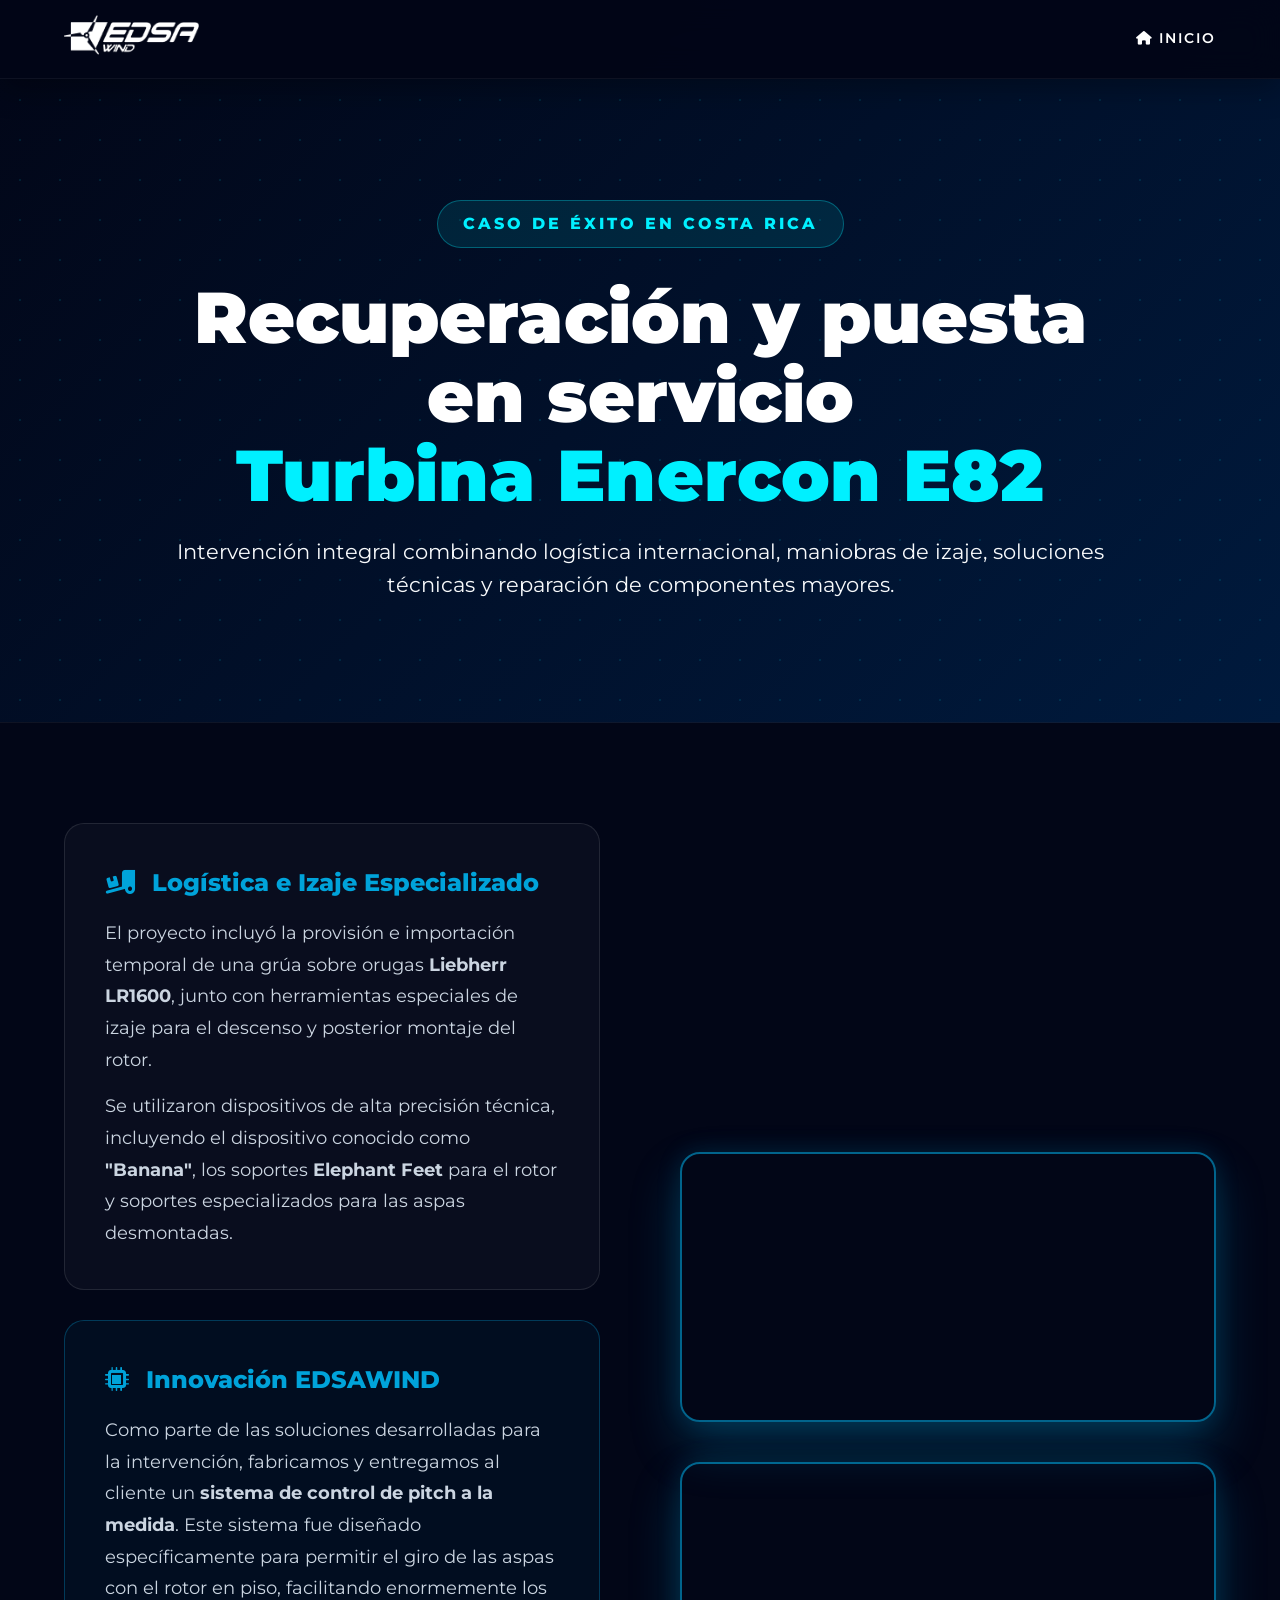
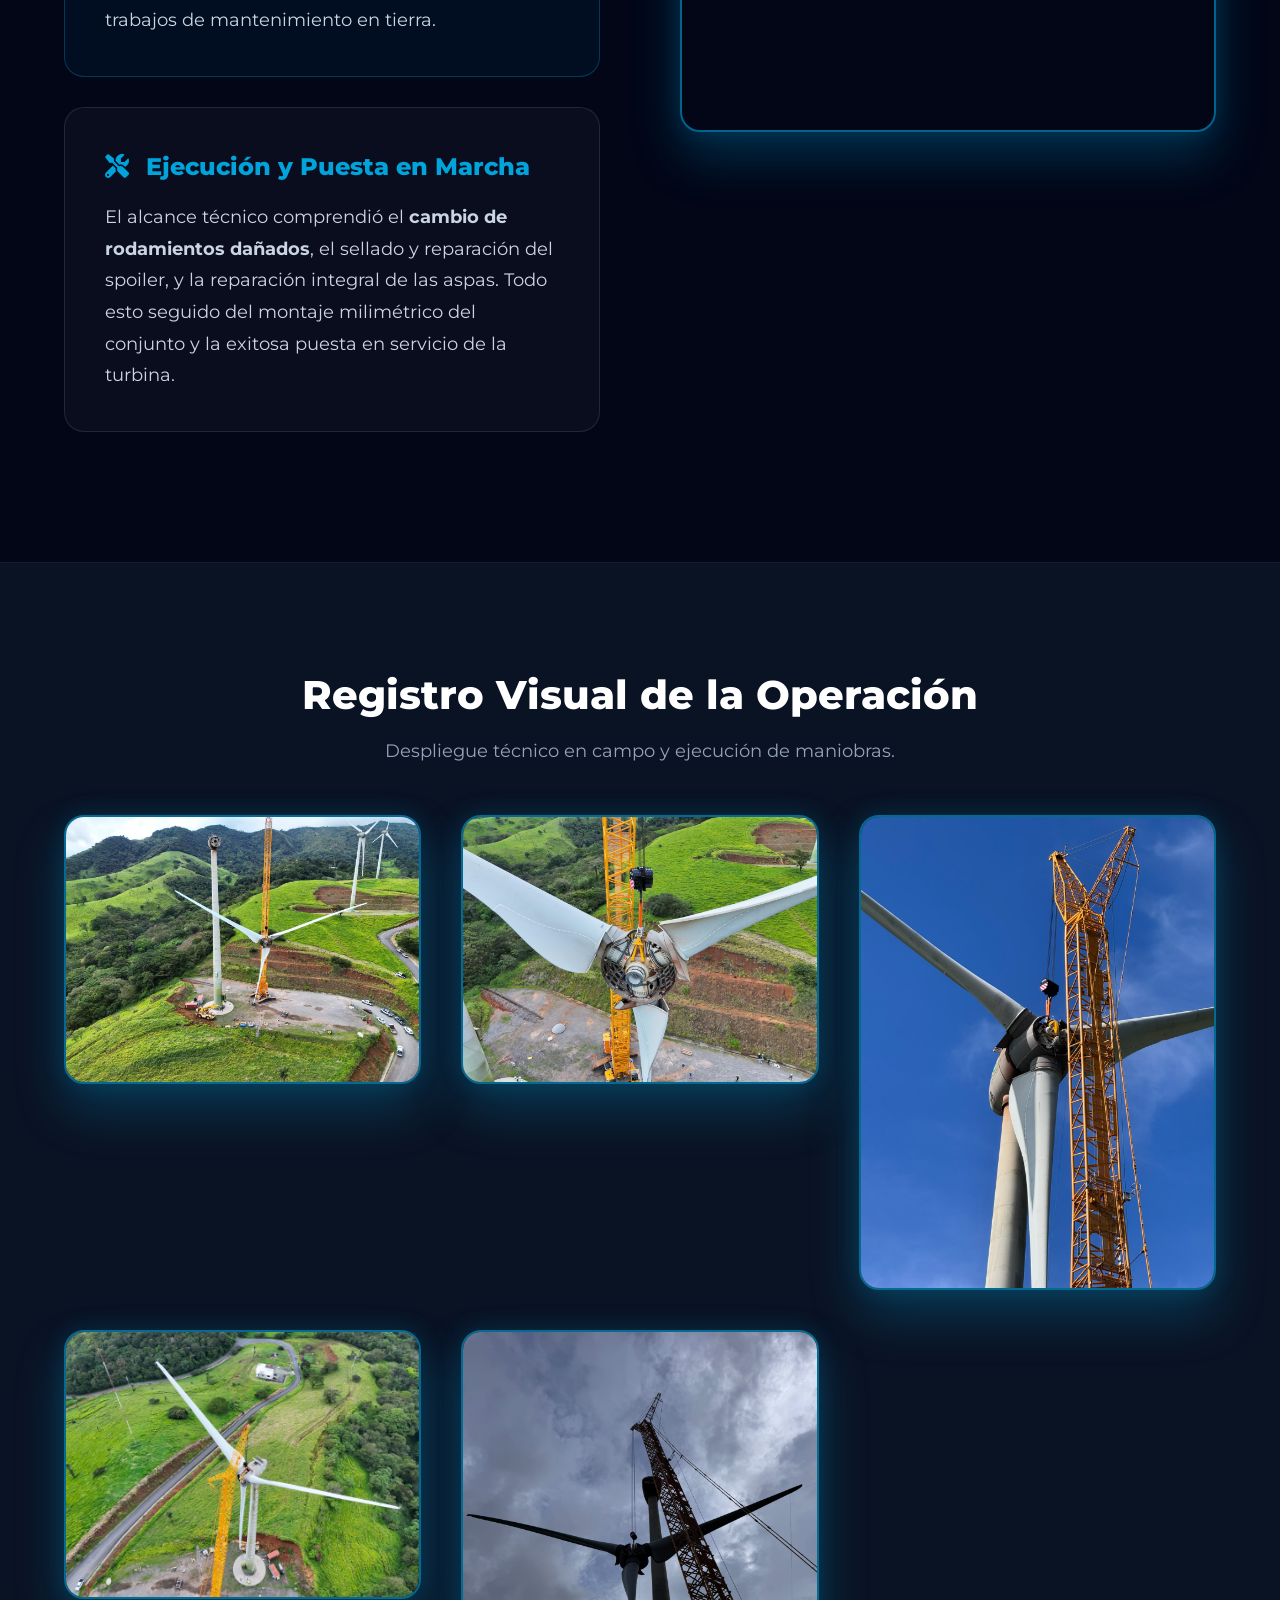
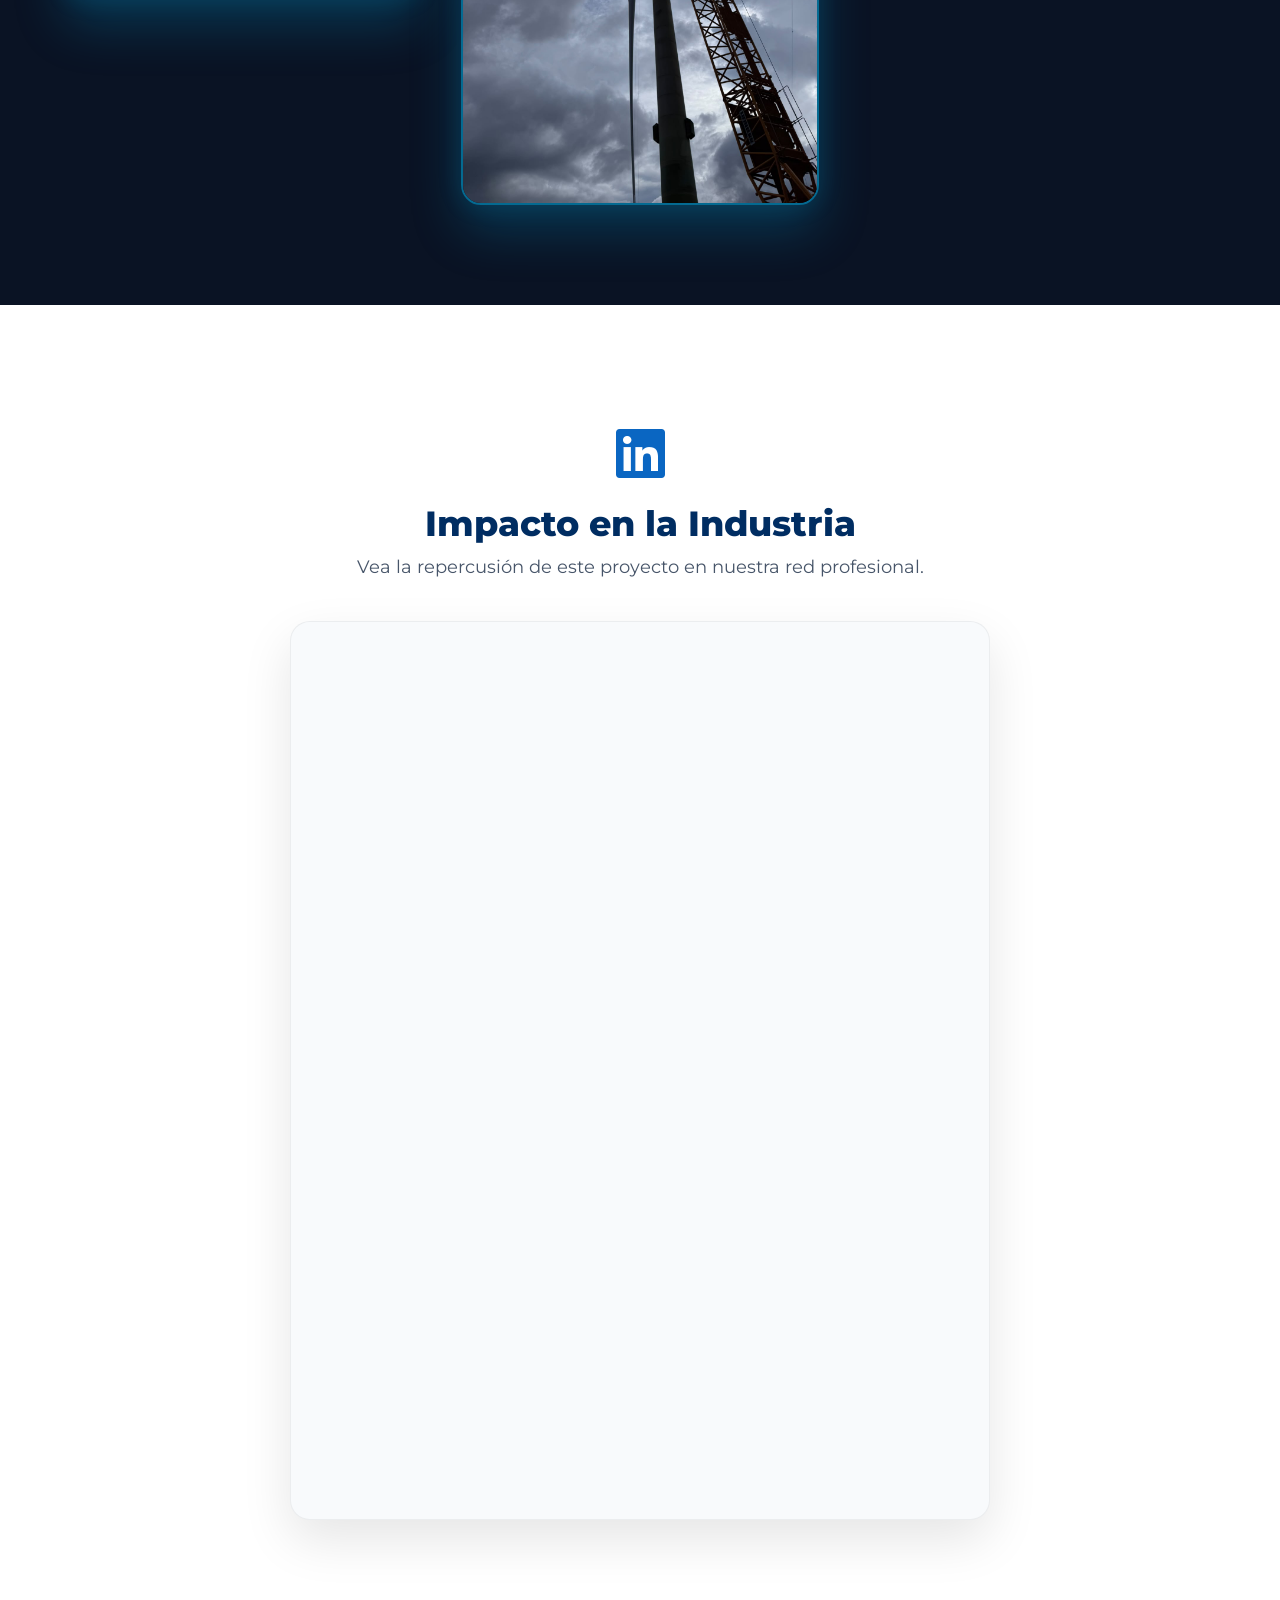
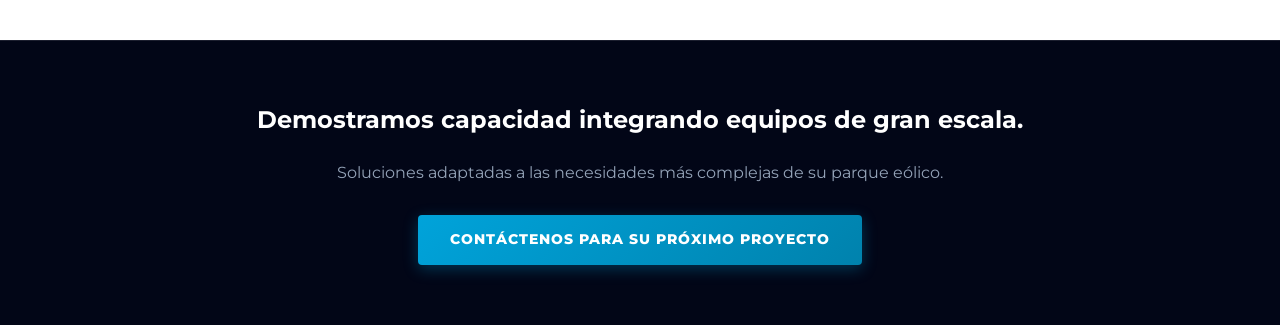
<file: caso-exito.html>
<!DOCTYPE html>
<html lang="es">
<head>
    <meta charset="UTF-8">
    <meta name="viewport" content="width=device-width, initial-scale=1.0">
    <title>Caso de Éxito: Enercon E82 | EDSAWIND</title>
    <link rel="icon" type="image/png" href="images/favicon.png">
    <link rel="stylesheet" href="style.css"> 
    <link href="https://fonts.googleapis.com/css2?family=Montserrat:wght@300;400;500;700;900&display=swap" rel="stylesheet">
    <link rel="stylesheet" href="https://cdnjs.cloudflare.com/ajax/libs/font-awesome/6.0.0/css/all.min.css">
    
    <style>
        /* HERO ÉPICO */
        .exito-hero { padding: 200px 5% 120px; background: linear-gradient(135deg, var(--color-bg-dark) 0%, #001a3d 100%); text-align: center; border-bottom: 1px solid rgba(255,255,255,0.05); position: relative; overflow: hidden; }
        .exito-hero::before { content: ''; position: absolute; top: 0; left: 0; width: 100%; height: 100%; background-image: radial-gradient(rgba(0, 240, 255, 0.1) 1px, transparent 1px); background-size: 40px 40px; z-index: 1; }
        .exito-hero-content { position: relative; z-index: 2; max-width: 1000px; margin: 0 auto; }
        .exito-hero h1 { font-size: clamp(2.5rem, 6vw, 4.5rem); font-weight: 900; color: #fff; margin-bottom: 20px; line-height: 1.1; }
        .exito-hero h1 span { color: var(--color-accent); display: block; }
        
        /* DETALLES DEL PROYECTO */
        .project-details { padding: 100px 0; background: var(--color-bg-dark); color: #fff; }
        .details-grid { display: grid; grid-template-columns: 1fr 1fr; gap: 80px; align-items: center; }
        .highlight-box { background: rgba(255,255,255,0.03); border: 1px solid rgba(255,255,255,0.1); padding: 40px; border-radius: 20px; margin-bottom: 30px; }
        .highlight-box h3 { color: var(--color-secondary); font-size: 1.5rem; margin-bottom: 15px; font-weight: 800; }
        .highlight-box p { color: #cbd5e1; font-size: 1.1rem; line-height: 1.8; }
        
        /* CLASE PREMIUM GLOW UNIFICADA */
        .premium-glow {
            width: 100%; height: auto; object-fit: cover; border-radius: 20px;
            border: 2px solid rgba(0, 163, 218, 0.6);
            box-shadow: 0 25px 50px rgba(0, 163, 218, 0.25), 0 0 25px rgba(0, 163, 218, 0.15);
            display: block; transition: transform 0.4s ease, box-shadow 0.4s ease;
        }
        .premium-glow:hover { transform: translateY(-8px); box-shadow: 0 35px 60px rgba(0, 163, 218, 0.35), 0 0 35px rgba(0, 163, 218, 0.25); }

        /* GALERÍA */
        .gallery-section { padding: 100px 0; background: #0a1324; border-top: 1px solid rgba(255,255,255,0.05); }
        .masonry-grid { display: grid; grid-template-columns: repeat(auto-fit, minmax(300px, 1fr)); gap: 40px; margin-top: 50px; }
        
        /* LINKEDIN SECTION */
        .linkedin-section { padding: 120px 0; background: #fff; text-align: center; }
        .linkedin-container { max-width: 700px; margin: 0 auto; background: #F8FAFC; padding: 20px; border-radius: 20px; box-shadow: 0 20px 50px rgba(0,0,0,0.1); border: 1px solid rgba(0,0,0,0.05); }
        
        @media (max-width: 900px) { .details-grid { grid-template-columns: 1fr; } }
    </style>
</head>
<body class="dark-theme">

    <header class="navbar scrolled" id="navbar">
        <div class="nav-container container">
            <a href="index.html" class="brand"><img src="images/logoEdsaWind.png" alt="EDSAWIND" style="filter: brightness(0) invert(1);"></a>
            <nav class="nav-links"><a href="index.html" style="color: #fff;"><i class="fas fa-home"></i> Inicio</a></nav>
        </div>
    </header>

    <section class="exito-hero">
        <div class="exito-hero-content animate-up">
            <span class="eyebrow" style="background: rgba(0, 240, 255, 0.1); color: var(--color-accent); padding: 10px 25px; border-radius: 30px; border: 1px solid rgba(0, 240, 255, 0.3); font-weight: 800; letter-spacing: 3px; margin-bottom: 30px; display: inline-block;">CASO DE ÉXITO EN COSTA RICA</span>
            <h1>Recuperación y puesta en servicio <span>Turbina Enercon E82</span></h1>
            <p style="font-size: 1.3rem; margin-top: 20px;">Intervención integral combinando logística internacional, maniobras de izaje, soluciones técnicas y reparación de componentes mayores.</p>
        </div>
    </section>

    <section class="project-details">
        <div class="container details-grid">
            <div class="details-text animate-up">
                
                <div class="highlight-box">
                    <h3><i class="fas fa-truck-loading" style="margin-right: 10px;"></i> Logística e Izaje Especializado</h3>
                    <p>El proyecto incluyó la provisión e importación temporal de una grúa sobre orugas <strong>Liebherr LR1600</strong>, junto con herramientas especiales de izaje para el descenso y posterior montaje del rotor.</p>
                    <p style="margin-top: 15px;">Se utilizaron dispositivos de alta precisión técnica, incluyendo el dispositivo conocido como <strong>"Banana"</strong>, los soportes <strong>Elephant Feet</strong> para el rotor y soportes especializados para las aspas desmontadas.</p>
                </div>

                <div class="highlight-box" style="border-color: rgba(0, 163, 218, 0.3); background: rgba(0, 163, 218, 0.05);">
                    <h3><i class="fas fa-microchip" style="margin-right: 10px;"></i> Innovación EDSAWIND</h3>
                    <p>Como parte de las soluciones desarrolladas para la intervención, fabricamos y entregamos al cliente un <strong>sistema de control de pitch a la medida</strong>. Este sistema fue diseñado específicamente para permitir el giro de las aspas con el rotor en piso, facilitando enormemente los trabajos de mantenimiento en tierra.</p>
                </div>

                <div class="highlight-box">
                    <h3><i class="fas fa-tools" style="margin-right: 10px;"></i> Ejecución y Puesta en Marcha</h3>
                    <p>El alcance técnico comprendió el <strong>cambio de rodamientos dañados</strong>, el sellado y reparación del spoiler, y la reparación integral de las aspas. Todo esto seguido del montaje milimétrico del conjunto y la exitosa puesta en servicio de la turbina.</p>
                </div>
                
            </div>

            <div class="animate-up" style="animation-delay: 0.2s;">
                <!-- VIDEO PRINCIPAL DEL CASO DE ÉXITO -->
                <video autoplay loop muted playsinline class="premium-glow" style="margin-bottom: 40px;">
                    <source src="images/CasoExitoVideo.mp4" type="video/mp4">
                    Tu navegador no soporta video.
                </video>
                
                <!-- SEGUNDO VIDEO DEL CASO DE ÉXITO -->
                <video autoplay loop muted playsinline class="premium-glow">
                    <source src="images/CasoExitoVideo2.mp4" type="video/mp4">
                    Tu navegador no soporta video.
                </video>
            </div>
        </div>
    </section>

    <section class="gallery-section">
        <div class="container">
            <div class="text-center animate-up">
                <h2 style="font-size: 2.5rem; color: #fff; font-weight: 800;">Registro Visual de la Operación</h2>
                <p style="color: var(--color-text-muted); font-size: 1.1rem; margin-top: 10px;">Despliegue técnico en campo y ejecución de maniobras.</p>
            </div>
            
            <div class="masonry-grid animate-up">
                <!-- LAS 5 IMÁGENES DEL CASO DE ÉXITO -->
                <img src="images/CasoExito1.jpeg" alt="Maniobra Enercon E82 - 1" class="premium-glow">
                <img src="images/CasoExito2.jpeg" alt="Maniobra Enercon E82 - 2" class="premium-glow">
                <img src="images/CasoExito3.jpeg" alt="Maniobra Enercon E82 - 3" class="premium-glow">
                <img src="images/CasoExito4.jpeg" alt="Maniobra Enercon E82 - 4" class="premium-glow">
                <img src="images/CasoExito5.jpeg" alt="Maniobra Enercon E82 - 5" class="premium-glow">
            </div>
        </div>
    </section>

    <!-- SECCIÓN DE LINKEDIN INCRUSTADO -->
    <section class="linkedin-section">
        <div class="container">
            <div class="text-center animate-up" style="margin-bottom: 40px;">
                <i class="fab fa-linkedin" style="font-size: 3.5rem; color: #0a66c2; margin-bottom: 15px;"></i>
                <h2 style="font-size: 2.2rem; color: var(--color-primary); font-weight: 800;">Impacto en la Industria</h2>
                <p style="color: #475569; font-size: 1.1rem;">Vea la repercusión de este proyecto en nuestra red profesional.</p>
            </div>
            
            <div class="linkedin-container animate-up">
                <!-- IFRAME GENERADO A PARTIR DE TU LINK -->
                <iframe src="https://www.linkedin.com/embed/feed/update/urn:li:activity:7513409783014748160" height="850" width="100%" frameborder="0" allowfullscreen="" title="Post integrado" style="border-radius: 15px;"></iframe>
            </div>
        </div>
    </section>

    <footer style="background: var(--color-bg-dark); padding: 60px 0; text-align: center; border-top: 1px solid rgba(255,255,255,0.1);">
        <div class="container">
            <h2 style="color: #fff; margin-bottom: 20px;">Demostramos capacidad integrando equipos de gran escala.</h2>
            <p style="color: var(--color-text-muted); margin-bottom: 30px;">Soluciones adaptadas a las necesidades más complejas de su parque eólico.</p>
            <a href="mailto:info@edsawind.com" class="btn-primary-glow">Contáctenos para su próximo proyecto</a>
        </div>
    </footer>

    <script>
        const observer = new IntersectionObserver((entries) => { entries.forEach(entry => { if (entry.isIntersecting) { entry.target.classList.add('visible'); observer.unobserve(entry.target); } }); }, { threshold: 0.1 });
        document.querySelectorAll('.animate-up').forEach(el => observer.observe(el));
    </script>
</body>
</html>
</file>
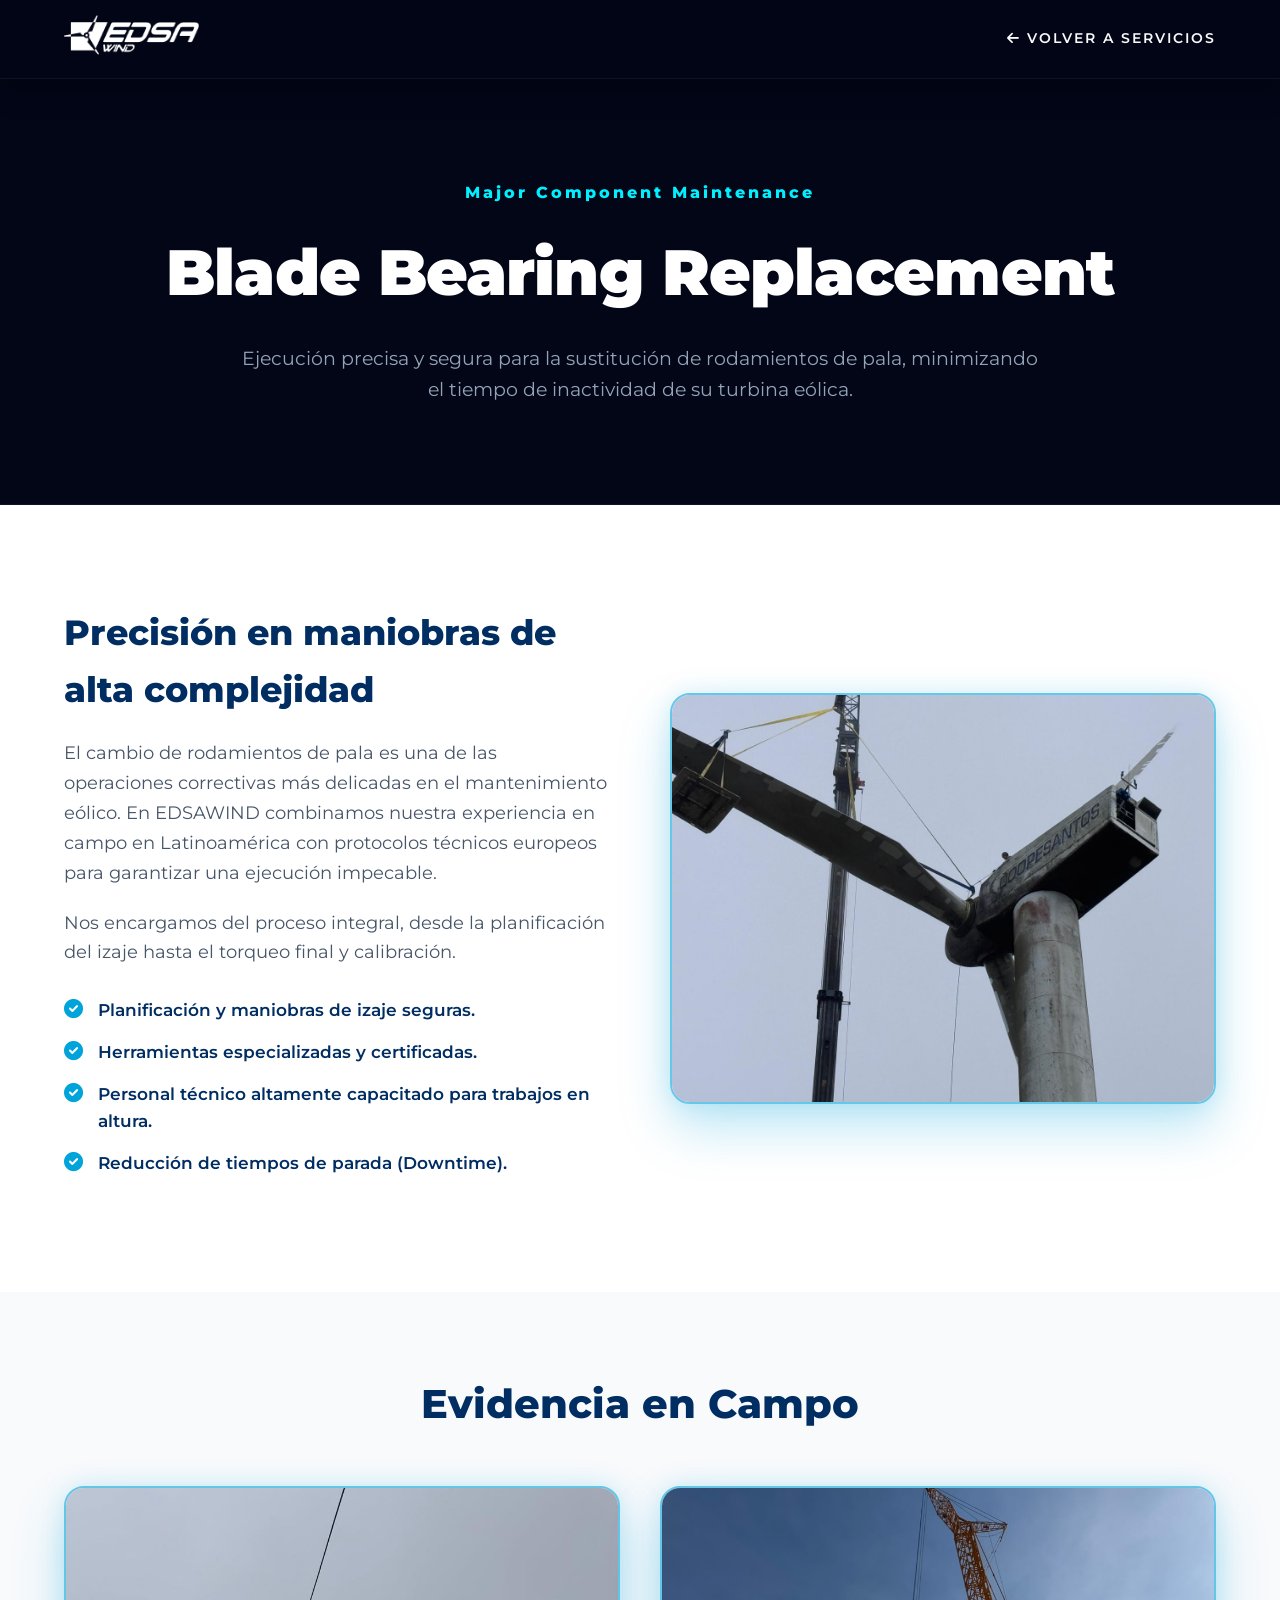
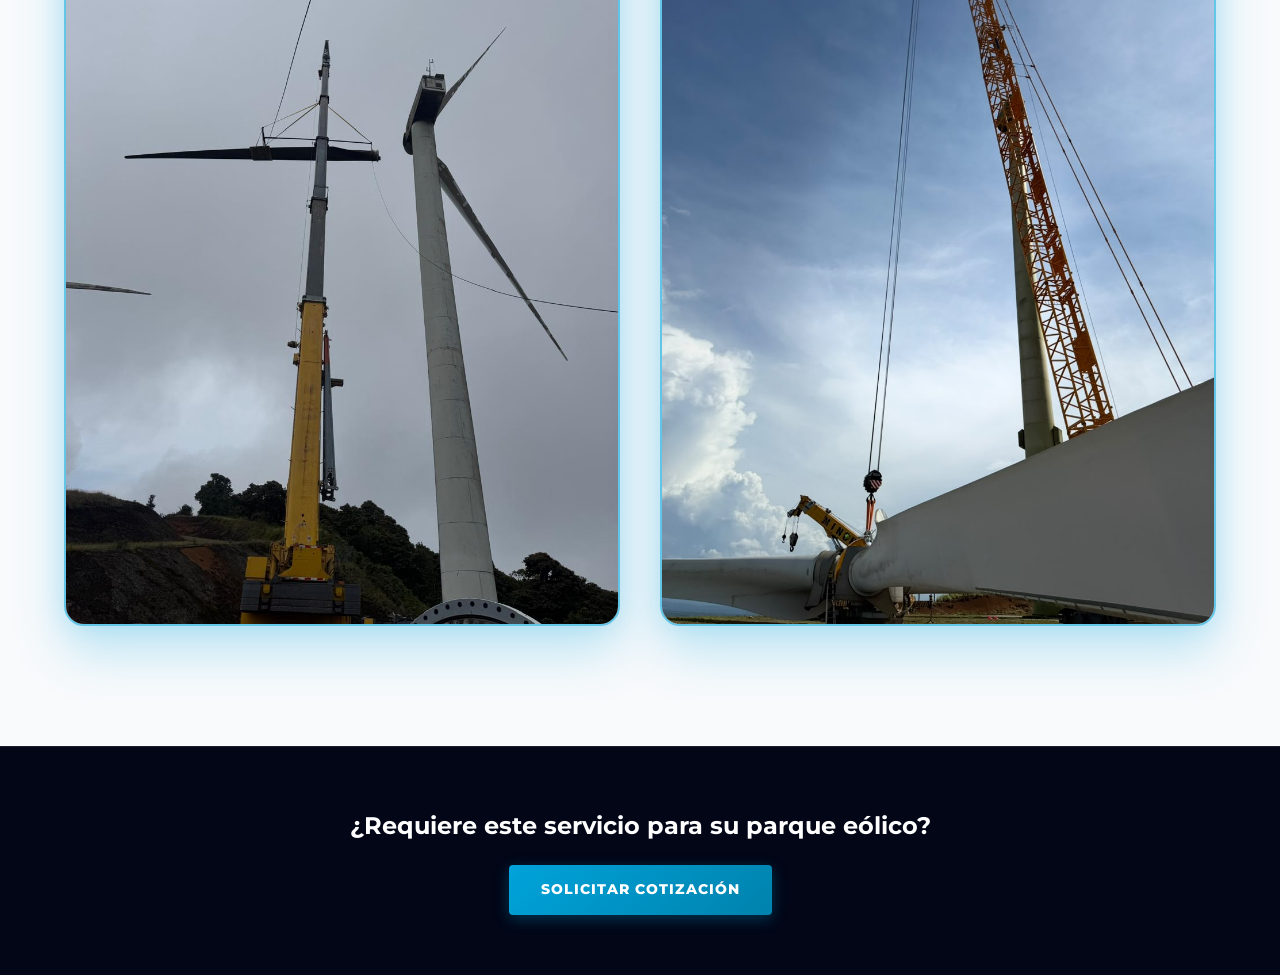
<file: service-bearing.html>
<!DOCTYPE html>
<html lang="es">
<head>
    <meta charset="UTF-8">
    <meta name="viewport" content="width=device-width, initial-scale=1.0">
    <title>Blade Bearing Replacement | EDSAWIND</title>
    <link rel="icon" type="image/png" href="images/favicon.png">
    <link rel="apple-touch-icon" href="images/favicon.png">
    <link rel="stylesheet" href="style.css"> 
    <link href="https://fonts.googleapis.com/css2?family=Montserrat:wght@300;400;500;700;900&display=swap" rel="stylesheet">
    <link rel="stylesheet" href="https://cdnjs.cloudflare.com/ajax/libs/font-awesome/6.0.0/css/all.min.css">
    
    <style>
        .service-hero { padding: 180px 0 100px; background: var(--color-bg-dark); text-align: center; border-bottom: 1px solid rgba(255,255,255,0.05); }
        .service-hero h1 { font-size: clamp(2.5rem, 5vw, 4rem); font-weight: 900; color: #fff; margin-bottom: 20px; letter-spacing: -1px; }
        .service-hero p { font-size: 1.2rem; color: var(--color-text-muted); max-width: 800px; margin: 0 auto; }
        
        .service-details { padding: 100px 0; background: #ffffff; color: var(--color-text-dark); }
        .details-grid { display: grid; grid-template-columns: 1fr 1fr; gap: 60px; align-items: center; }
        
        .details-text h2 { font-size: 2.2rem; font-weight: 800; color: var(--color-primary); margin-bottom: 20px; }
        .details-text p { font-size: 1.1rem; color: #475569; margin-bottom: 20px; line-height: 1.7; }
        .details-list { list-style: none; margin-top: 30px; }
        .details-list li { display: flex; align-items: flex-start; gap: 15px; margin-bottom: 15px; font-weight: 600; color: var(--color-primary); font-size: 1.05rem; }
        .details-list i { color: var(--color-secondary); font-size: 1.2rem; margin-top: 2px; }

        /* CLASE PREMIUM GLOW UNIFICADA (Evita cortes) */
        .premium-glow {
            width: 100%;
            height: auto; /* Esto es la magia: respeta la proporción original y nada se corta */
            border-radius: 20px;
            border: 2px solid rgba(0, 163, 218, 0.6);
            box-shadow: 0 25px 50px rgba(0, 163, 218, 0.25), 0 0 25px rgba(0, 163, 218, 0.15);
            display: block;
            transition: transform 0.4s ease, box-shadow 0.4s ease;
        }
        
        .premium-glow:hover {
            transform: translateY(-8px);
            box-shadow: 0 35px 60px rgba(0, 163, 218, 0.35), 0 0 35px rgba(0, 163, 218, 0.25);
        }

        .gallery-section { padding: 80px 0 120px; background: #F8FAFC; }
        .gallery-grid { display: grid; grid-template-columns: repeat(2, 1fr); gap: 40px; margin-top: 50px; }
        
        @media (max-width: 800px) { .details-grid { grid-template-columns: 1fr; } .gallery-grid { grid-template-columns: 1fr; } }
    </style>
</head>
<body class="dark-theme">

    <header class="navbar scrolled" id="navbar">
        <div class="nav-container container">
            <a href="index.html" class="brand"><img src="images/logoEdsaWind.png" alt="EDSAWIND" style="filter: brightness(0) invert(1);"></a>
            <nav class="nav-links"><a href="index.html#services-section"><i class="fas fa-arrow-left"></i> Volver a Servicios</a></nav>
        </div>
    </header>

    <section class="service-hero">
        <div class="container animate-up">
            <span class="eyebrow" style="color: var(--color-accent); display: block; margin-bottom: 15px; font-weight: 800; letter-spacing: 3px;">Major Component Maintenance</span>
            <h1>Blade Bearing Replacement</h1>
            <p>Ejecución precisa y segura para la sustitución de rodamientos de pala, minimizando el tiempo de inactividad de su turbina eólica.</p>
        </div>
    </section>

    <section class="service-details">
        <div class="container details-grid">
            <div class="details-text animate-up">
                <h2>Precisión en maniobras de alta complejidad</h2>
                <p>El cambio de rodamientos de pala es una de las operaciones correctivas más delicadas en el mantenimiento eólico. En EDSAWIND combinamos nuestra experiencia en campo en Latinoamérica con protocolos técnicos europeos para garantizar una ejecución impecable.</p>
                <p>Nos encargamos del proceso integral, desde la planificación del izaje hasta el torqueo final y calibración.</p>
                
                <ul class="details-list">
                    <li><i class="fas fa-check-circle"></i> Planificación y maniobras de izaje seguras.</li>
                    <li><i class="fas fa-check-circle"></i> Herramientas especializadas y certificadas.</li>
                    <li><i class="fas fa-check-circle"></i> Personal técnico altamente capacitado para trabajos en altura.</li>
                    <li><i class="fas fa-check-circle"></i> Reducción de tiempos de parada (Downtime).</li>
                </ul>
            </div>

            <div class="animate-up" style="animation-delay: 0.2s;">
                <!-- IMAGEN PRINCIPAL LIMPIA Y CON GLOW -->
                <img src="images/image2.png" class="premium-glow" alt="Mantenimiento Blade Bearing">
            </div>
        </div>
    </section>

    <section class="gallery-section">
        <div class="container">
            <div class="text-center animate-up">
                <h2 style="font-size: 2.5rem; color: var(--color-primary); font-weight: 800;">Evidencia en Campo</h2>
            </div>
            
            <div class="gallery-grid animate-up">
                <!-- IMÁGENES DE GALERÍA LIMPIAS Y CON GLOW -->
                <img src="images/image4.png" class="premium-glow" alt="Evidencia en Campo 1">
                <img src="images/prueba.jpg" class="premium-glow" alt="Evidencia en Campo 2">
            </div>
        </div>
    </section>

    <footer style="background: var(--color-bg-dark); padding: 60px 0; text-align: center; border-top: 1px solid rgba(255,255,255,0.1);">
        <div class="container">
            <h2 style="color: #fff; margin-bottom: 20px;">¿Requiere este servicio para su parque eólico?</h2>
            <a href="mailto:info@edsawind.com" class="btn-primary-glow">Solicitar Cotización</a>
        </div>
    </footer>

    <script>
        const observer = new IntersectionObserver((entries) => { entries.forEach(entry => { if (entry.isIntersecting) { entry.target.classList.add('visible'); observer.unobserve(entry.target); } }); }, { threshold: 0.1 });
        document.querySelectorAll('.animate-up').forEach(el => observer.observe(el));
    </script>
</body>
</html>
</file>
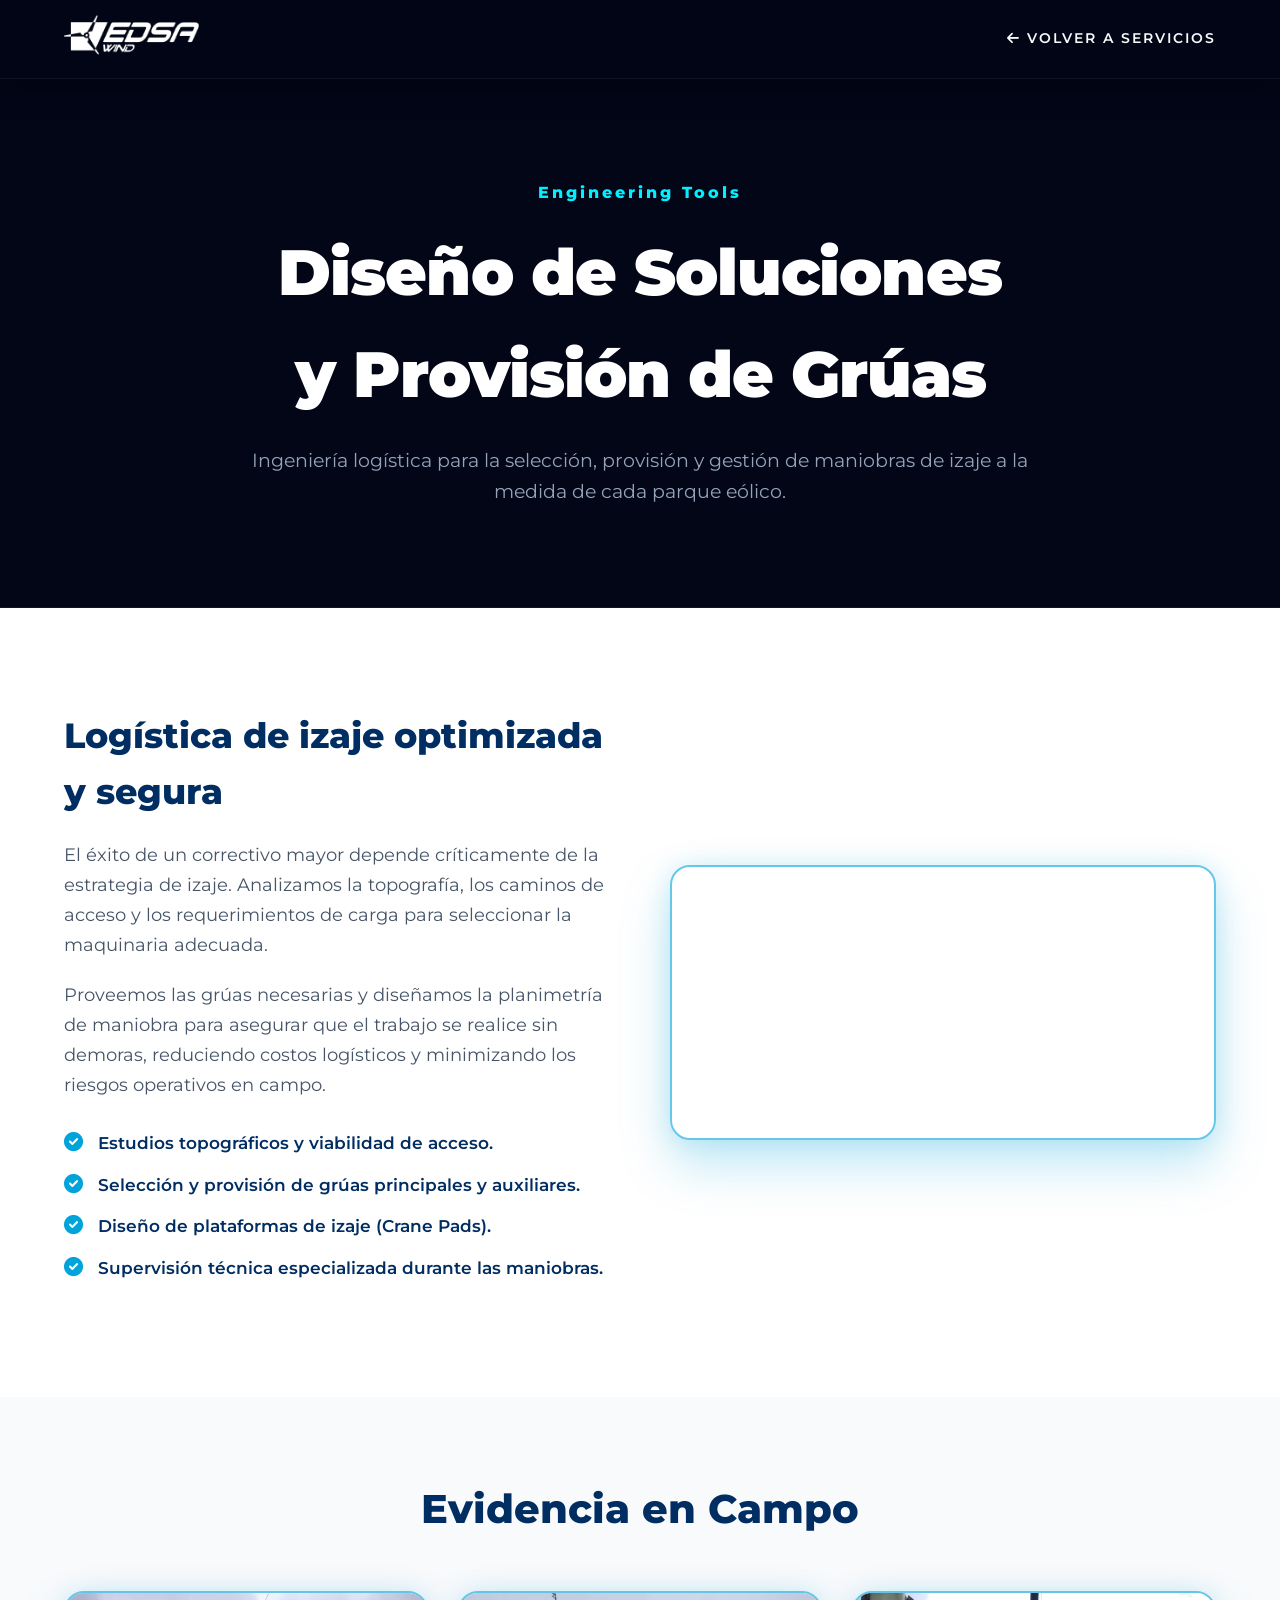
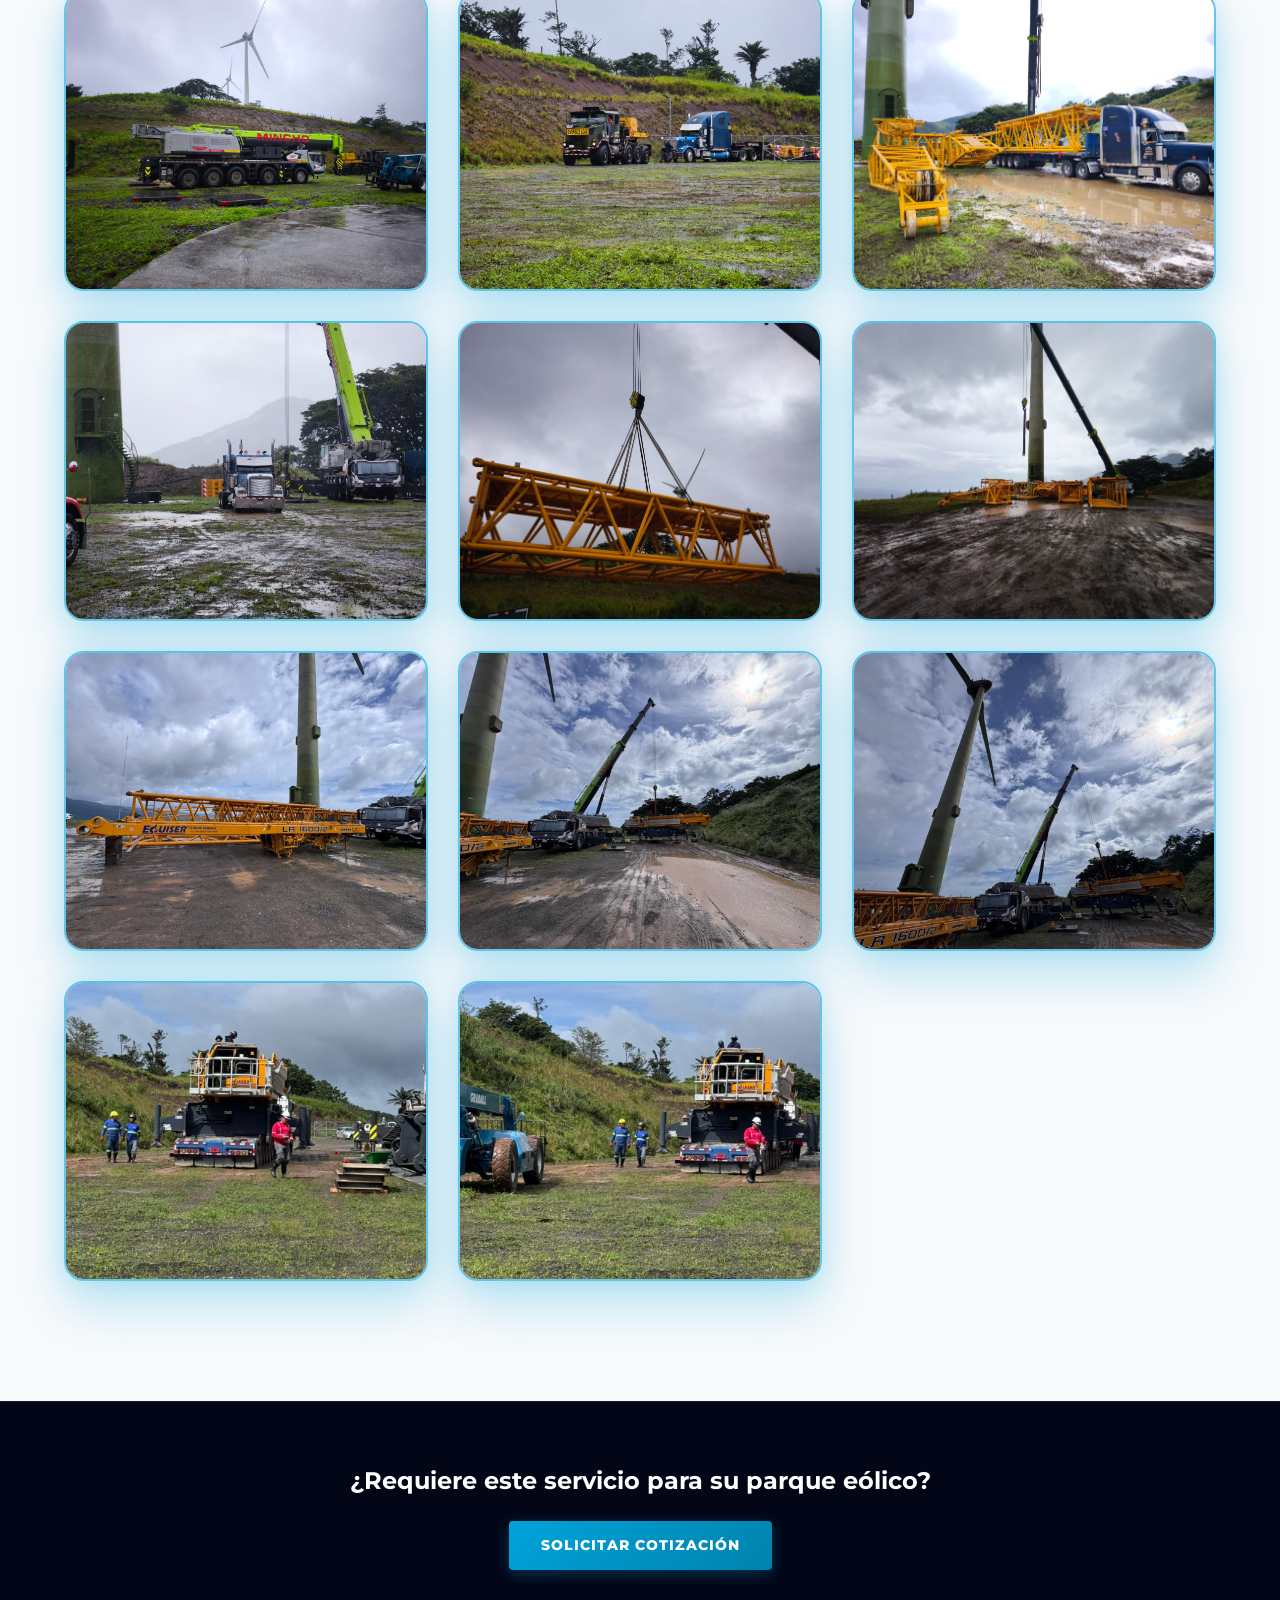
<file: service-gruas.html>
<!DOCTYPE html>
<html lang="es">
<head>
    <meta charset="UTF-8">
    <meta name="viewport" content="width=device-width, initial-scale=1.0">
    <title>Provisión de Grúas | EDSAWIND</title>
    <link rel="icon" type="image/png" href="images/favicon.png">
    <link rel="apple-touch-icon" href="images/favicon.png">
    <link rel="stylesheet" href="style.css"> 
    <link href="https://fonts.googleapis.com/css2?family=Montserrat:wght@300;400;500;700;900&display=swap" rel="stylesheet">
    <link rel="stylesheet" href="https://cdnjs.cloudflare.com/ajax/libs/font-awesome/6.0.0/css/all.min.css">
    
    <style>
        .service-hero { padding: 180px 0 100px; background: var(--color-bg-dark); text-align: center; border-bottom: 1px solid rgba(255,255,255,0.05); }
        .service-hero h1 { font-size: clamp(2.5rem, 5vw, 4rem); font-weight: 900; color: #fff; margin-bottom: 20px; letter-spacing: -1px; }
        .service-hero p { font-size: 1.2rem; color: var(--color-text-muted); max-width: 800px; margin: 0 auto; }
        .service-details { padding: 100px 0; background: #ffffff; color: var(--color-text-dark); }
        .details-grid { display: grid; grid-template-columns: 1fr 1fr; gap: 60px; align-items: center; }
        .details-text h2 { font-size: 2.2rem; font-weight: 800; color: var(--color-primary); margin-bottom: 20px; }
        .details-text p { font-size: 1.1rem; color: #475569; margin-bottom: 20px; line-height: 1.7; }
        .details-list { list-style: none; margin-top: 30px; }
        .details-list li { display: flex; align-items: flex-start; gap: 15px; margin-bottom: 15px; font-weight: 600; color: var(--color-primary); font-size: 1.05rem; }
        .details-list i { color: var(--color-secondary); font-size: 1.2rem; margin-top: 2px; }
        
        /* CLASE PREMIUM GLOW UNIFICADA */
        .premium-glow {
            width: 100%;
            height: 100%;
            object-fit: cover; /* Asegura que la imagen llene el espacio uniformemente */
            border-radius: 20px;
            border: 2px solid rgba(0, 163, 218, 0.6);
            box-shadow: 0 25px 50px rgba(0, 163, 218, 0.25), 0 0 25px rgba(0, 163, 218, 0.15);
            display: block;
            transition: transform 0.4s ease, box-shadow 0.4s ease;
        }
        
        .premium-glow:hover {
            transform: translateY(-8px);
            box-shadow: 0 35px 60px rgba(0, 163, 218, 0.35), 0 0 35px rgba(0, 163, 218, 0.25);
        }

        .gallery-section { padding: 80px 0 120px; background: #F8FAFC; }
        .gallery-grid { display: grid; grid-template-columns: repeat(3, 1fr); gap: 30px; margin-top: 50px; }
        .gallery-item { height: 300px; } /* Mantenemos la altura que solicitaste */
        
        @media (max-width: 900px) { .details-grid { grid-template-columns: 1fr; } .gallery-grid { grid-template-columns: 1fr; } }
    </style>
</head>
<body class="dark-theme">

    <header class="navbar scrolled" id="navbar">
        <div class="nav-container container">
            <a href="index.html" class="brand"><img src="images/logoEdsaWind.png" alt="EDSAWIND" style="filter: brightness(0) invert(1);"></a>
            <nav class="nav-links"><a href="index.html#services-section"><i class="fas fa-arrow-left"></i> Volver a Servicios</a></nav>
        </div>
    </header>

    <section class="service-hero">
        <div class="container animate-up">
            <span class="eyebrow" style="color: var(--color-accent); display: block; margin-bottom: 15px; font-weight: 800; letter-spacing: 3px;">Engineering Tools</span>
            <h1>Diseño de Soluciones<br>y Provisión de Grúas</h1>
            <p>Ingeniería logística para la selección, provisión y gestión de maniobras de izaje a la medida de cada parque eólico.</p>
        </div>
    </section>

    <section class="service-details">
        <div class="container details-grid">
            <div class="details-text animate-up">
                <h2>Logística de izaje optimizada y segura</h2>
                <p>El éxito de un correctivo mayor depende críticamente de la estrategia de izaje. Analizamos la topografía, los caminos de acceso y los requerimientos de carga para seleccionar la maquinaria adecuada.</p>
                <p>Proveemos las grúas necesarias y diseñamos la planimetría de maniobra para asegurar que el trabajo se realice sin demoras, reduciendo costos logísticos y minimizando los riesgos operativos en campo.</p>
                
                <ul class="details-list">
                    <li><i class="fas fa-check-circle"></i> Estudios topográficos y viabilidad de acceso.</li>
                    <li><i class="fas fa-check-circle"></i> Selección y provisión de grúas principales y auxiliares.</li>
                    <li><i class="fas fa-check-circle"></i> Diseño de plataformas de izaje (Crane Pads).</li>
                    <li><i class="fas fa-check-circle"></i> Supervisión técnica especializada durante las maniobras.</li>
                </ul>
            </div>

            <div class="animate-up" style="animation-delay: 0.2s;">
                    <!-- Video Original Intacto -->
                    <video autoplay loop muted playsinline style="
                        width: 100%; 
                        height: auto; 
                        border-radius: 20px; 
                        border: 2px solid rgba(0, 163, 218, 0.6); 
                        box-shadow: 0 25px 50px rgba(0, 163, 218, 0.25), 0 0 25px rgba(0, 163, 218, 0.15); 
                        display: block;
                    ">
                        <source src="images/VideoGrua.mp4" type="video/mp4">
                        Tu navegador no soporta la etiqueta de video.
                    </video>
            </div>
        </div>
    </section>

    <section class="gallery-section">
        <div class="container">
            <div class="text-center animate-up">
                <h2 style="font-size: 2.5rem; color: var(--color-primary); font-weight: 800;">Evidencia en Campo</h2>
            </div>
            <div class="gallery-grid animate-up">
                <!-- FOTOS DIRECTAS CON CLASE PREMIUM GLOW -->
                <div class="gallery-item"><img src="images/ImageGrua1.jpg" class="premium-glow" alt="Foto Campo 1"></div>
                <div class="gallery-item"><img src="images/ImageGrua2.jpg" class="premium-glow" alt="Foto Campo 2"></div>
                <div class="gallery-item"><img src="images/ImageGrua3.jpg" class="premium-glow" alt="Foto Campo 3"></div>
                <div class="gallery-item"><img src="images/ImageGrua4.jpeg" class="premium-glow" alt="Foto Campo 4"></div>
                <div class="gallery-item"><img src="images/ImageGrua5.jpg" class="premium-glow" alt="Foto Campo 5"></div>
                <div class="gallery-item"><img src="images/ImageGrua6.jpg" class="premium-glow" alt="Foto Campo 6"></div>
                <div class="gallery-item"><img src="images/ImageGrua7.jpg" class="premium-glow" alt="Foto Campo 7"></div>
                <div class="gallery-item"><img src="images/ImageGrua8.jpg" class="premium-glow" alt="Foto Campo 8"></div>
                <div class="gallery-item"><img src="images/ImageGrua9.jpg" class="premium-glow" alt="Foto Campo 9"></div>
                <div class="gallery-item"><img src="images/ImageGrua10.jpg" class="premium-glow" alt="Foto Campo 10"></div>
                <div class="gallery-item"><img src="images/ImageGrua11.jpg" class="premium-glow" alt="Foto Campo 11"></div>
            </div>
        </div>
    </section>

    <footer style="background: var(--color-bg-dark); padding: 60px 0; text-align: center; border-top: 1px solid rgba(255,255,255,0.1);">
        <div class="container">
            <h2 style="color: #fff; margin-bottom: 20px;">¿Requiere este servicio para su parque eólico?</h2>
            <a href="mailto:info@edsawind.com" class="btn-primary-glow">Solicitar Cotización</a>
        </div>
    </footer>

    <script>
        const observer = new IntersectionObserver((entries) => { entries.forEach(entry => { if (entry.isIntersecting) { entry.target.classList.add('visible'); observer.unobserve(entry.target); } }); }, { threshold: 0.1 });
        document.querySelectorAll('.animate-up').forEach(el => observer.observe(el));
    </script>
</body>
</html>
</file>
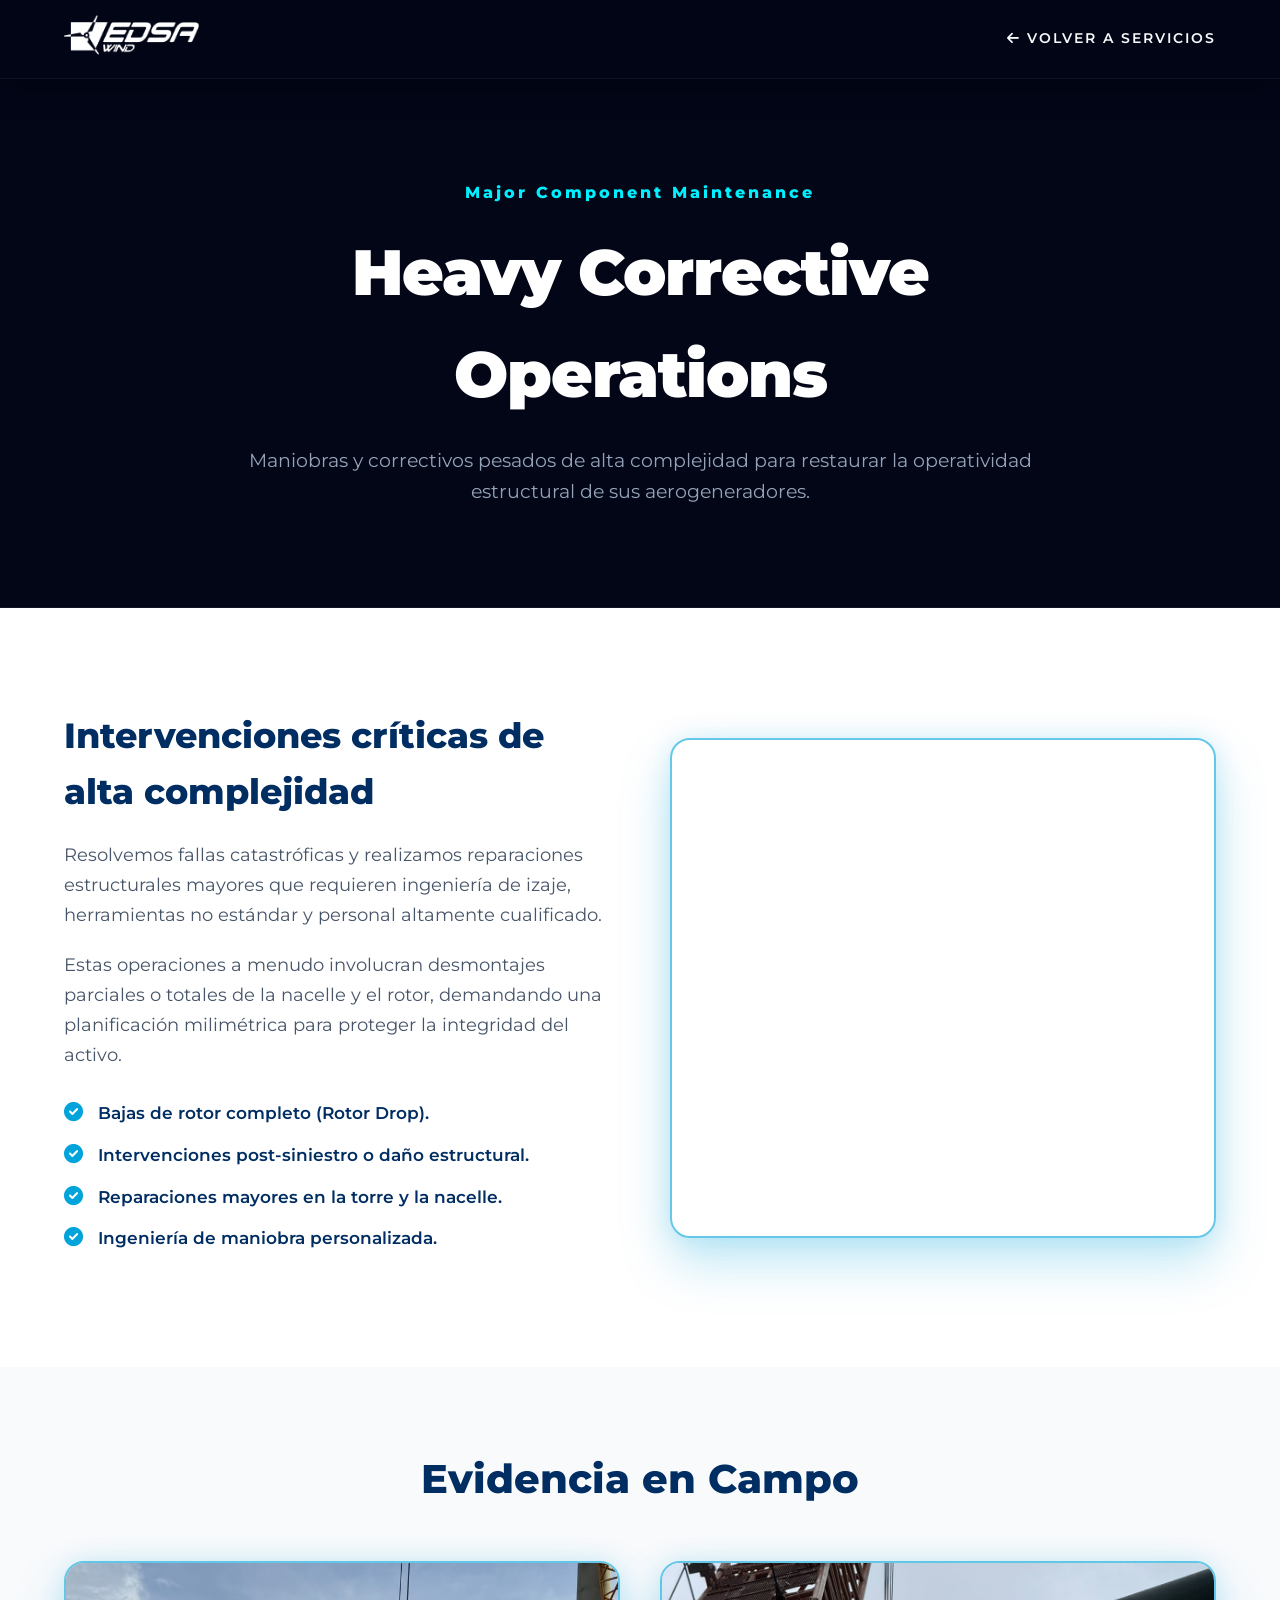
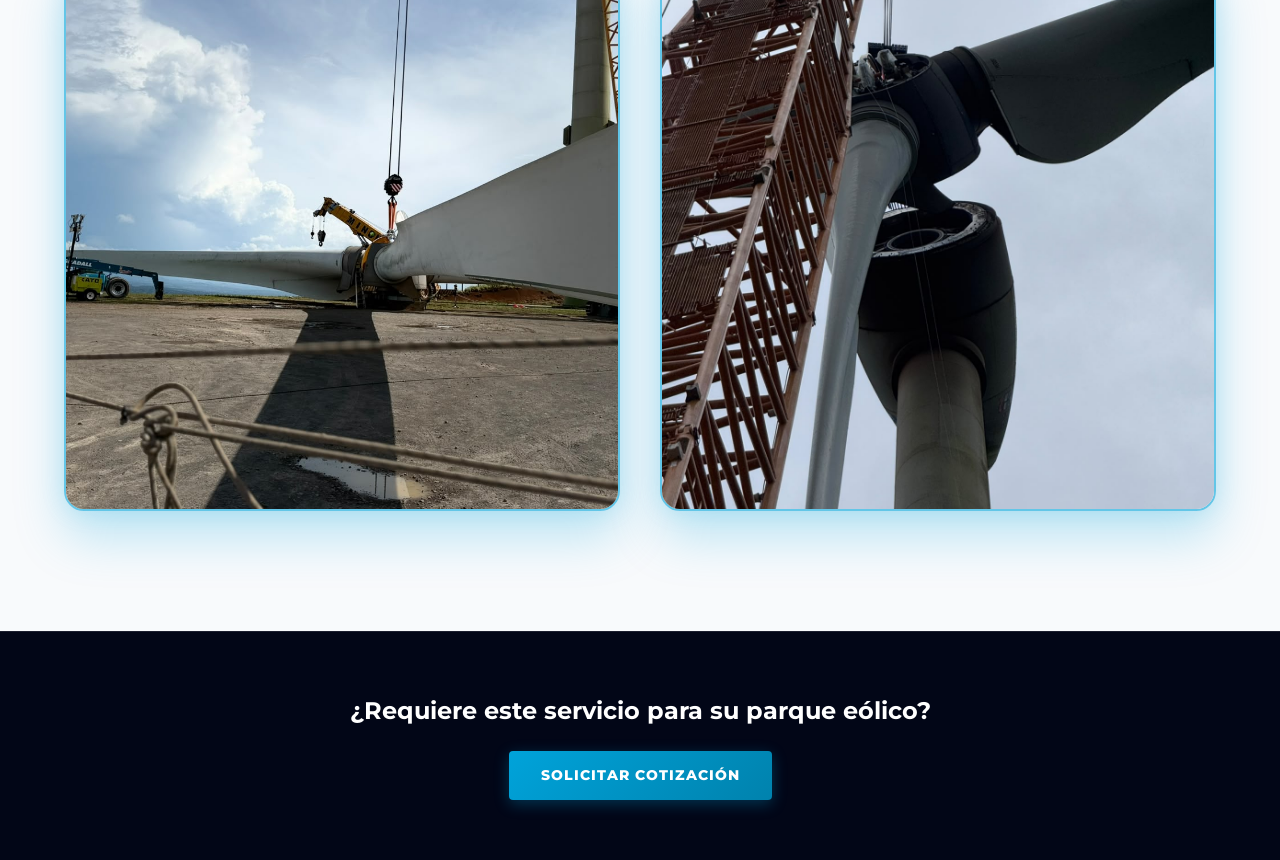
<file: service-heavy.html>
<!DOCTYPE html>
<html lang="es">
<head>
    <meta charset="UTF-8">
    <meta name="viewport" content="width=device-width, initial-scale=1.0">
    <title>Heavy Corrective Operations | EDSAWIND</title>
    <link rel="icon" type="image/png" href="images/favicon.png">
    <link rel="apple-touch-icon" href="images/favicon.png">
    <link rel="stylesheet" href="style.css"> 
    <link href="https://fonts.googleapis.com/css2?family=Montserrat:wght@300;400;500;700;900&display=swap" rel="stylesheet">
    <link rel="stylesheet" href="https://cdnjs.cloudflare.com/ajax/libs/font-awesome/6.0.0/css/all.min.css">
    
    <style>
        .service-hero { padding: 180px 0 100px; background: var(--color-bg-dark); text-align: center; border-bottom: 1px solid rgba(255,255,255,0.05); }
        .service-hero h1 { font-size: clamp(2.5rem, 5vw, 4rem); font-weight: 900; color: #fff; margin-bottom: 20px; letter-spacing: -1px; }
        .service-hero p { font-size: 1.2rem; color: var(--color-text-muted); max-width: 800px; margin: 0 auto; }
        .service-details { padding: 100px 0; background: #ffffff; color: var(--color-text-dark); }
        .details-grid { display: grid; grid-template-columns: 1fr 1fr; gap: 60px; align-items: center; }
        .details-text h2 { font-size: 2.2rem; font-weight: 800; color: var(--color-primary); margin-bottom: 20px; }
        .details-text p { font-size: 1.1rem; color: #475569; margin-bottom: 20px; line-height: 1.7; }
        .details-list { list-style: none; margin-top: 30px; }
        .details-list li { display: flex; align-items: flex-start; gap: 15px; margin-bottom: 15px; font-weight: 600; color: var(--color-primary); font-size: 1.05rem; }
        .details-list i { color: var(--color-secondary); font-size: 1.2rem; margin-top: 2px; }
        
        /* NUEVO: Clase unificada para el resplandor azul EDSA */
        .premium-glow {
            width: 100%;
            object-fit: cover;
            border-radius: 20px;
            border: 2px solid rgba(0, 163, 218, 0.6);
            box-shadow: 0 25px 50px rgba(0, 163, 218, 0.25), 0 0 25px rgba(0, 163, 218, 0.15);
            display: block;
            transition: transform 0.4s ease, box-shadow 0.4s ease;
        }
        
        .premium-glow:hover {
            transform: translateY(-8px);
            box-shadow: 0 35px 60px rgba(0, 163, 218, 0.35), 0 0 35px rgba(0, 163, 218, 0.25);
        }

        .main-media { height: 500px; }
        .gallery-section { padding: 80px 0 120px; background: #F8FAFC; }
        .gallery-grid { display: grid; grid-template-columns: repeat(2, 1fr); gap: 40px; margin-top: 50px; }
        .gallery-item { height: 550px; }
        
        @media (max-width: 900px) { .details-grid { grid-template-columns: 1fr; } .gallery-grid { grid-template-columns: 1fr; } .main-media, .gallery-item { height: 400px; } }
    </style>
</head>
<body class="dark-theme">

    <header class="navbar scrolled" id="navbar">
        <div class="nav-container container">
            <a href="index.html" class="brand"><img src="images/logoEdsaWind.png" alt="EDSAWIND" style="filter: brightness(0) invert(1);"></a>
            <nav class="nav-links"><a href="index.html#services-section"><i class="fas fa-arrow-left"></i> Volver a Servicios</a></nav>
        </div>
    </header>

    <section class="service-hero">
        <div class="container animate-up">
            <span class="eyebrow" style="color: var(--color-accent); display: block; margin-bottom: 15px; font-weight: 800; letter-spacing: 3px;">Major Component Maintenance</span>
            <h1>Heavy Corrective<br>Operations</h1>
            <p>Maniobras y correctivos pesados de alta complejidad para restaurar la operatividad estructural de sus aerogeneradores.</p>
        </div>
    </section>

    <section class="service-details">
        <div class="container details-grid">
            <div class="details-text animate-up">
                <h2>Intervenciones críticas de alta complejidad</h2>
                <p>Resolvemos fallas catastróficas y realizamos reparaciones estructurales mayores que requieren ingeniería de izaje, herramientas no estándar y personal altamente cualificado.</p>
                <p>Estas operaciones a menudo involucran desmontajes parciales o totales de la nacelle y el rotor, demandando una planificación milimétrica para proteger la integridad del activo.</p>
                
                <ul class="details-list">
                    <li><i class="fas fa-check-circle"></i> Bajas de rotor completo (Rotor Drop).</li>
                    <li><i class="fas fa-check-circle"></i> Intervenciones post-siniestro o daño estructural.</li>
                    <li><i class="fas fa-check-circle"></i> Reparaciones mayores en la torre y la nacelle.</li>
                    <li><i class="fas fa-check-circle"></i> Ingeniería de maniobra personalizada.</li>
                </ul>
            </div>

            <div class="animate-up" style="animation-delay: 0.2s;">
                <!-- VIDEO PRINCIPAL CON EFECTO GLOW -->
                <video autoplay loop muted playsinline class="premium-glow main-media">
                    <source src="images/VideoPesado1.mp4" type="video/mp4">
                    Tu navegador no soporta la etiqueta de video.
                </video>
            </div>
        </div>
    </section>

    <section class="gallery-section">
        <div class="container">
            <div class="text-center animate-up">
                <h2 style="font-size: 2.5rem; color: var(--color-primary); font-weight: 800;">Evidencia en Campo</h2>
            </div>
            <div class="gallery-grid animate-up">
                <!-- IMÁGENES DE GALERÍA CON EFECTO GLOW -->
                <img src="images/pruebaPesado1.jpg" alt="Maniobra en Campo 1" class="premium-glow gallery-item">
                <img src="images/pesadoImage1.jpeg" alt="Maniobra en Campo 2" class="premium-glow gallery-item">
            </div>
        </div>
    </section>

    <footer style="background: var(--color-bg-dark); padding: 60px 0; text-align: center; border-top: 1px solid rgba(255,255,255,0.1);">
        <div class="container">
            <h2 style="color: #fff; margin-bottom: 20px;">¿Requiere este servicio para su parque eólico?</h2>
            <a href="mailto:info@edsawind.com" class="btn-primary-glow">Solicitar Cotización</a>
        </div>
    </footer>

    <script>
        const observer = new IntersectionObserver((entries) => { entries.forEach(entry => { if (entry.isIntersecting) { entry.target.classList.add('visible'); observer.unobserve(entry.target); } }); }, { threshold: 0.1 });
        document.querySelectorAll('.animate-up').forEach(el => observer.observe(el));
    </script>
</body>
</html>
</file>
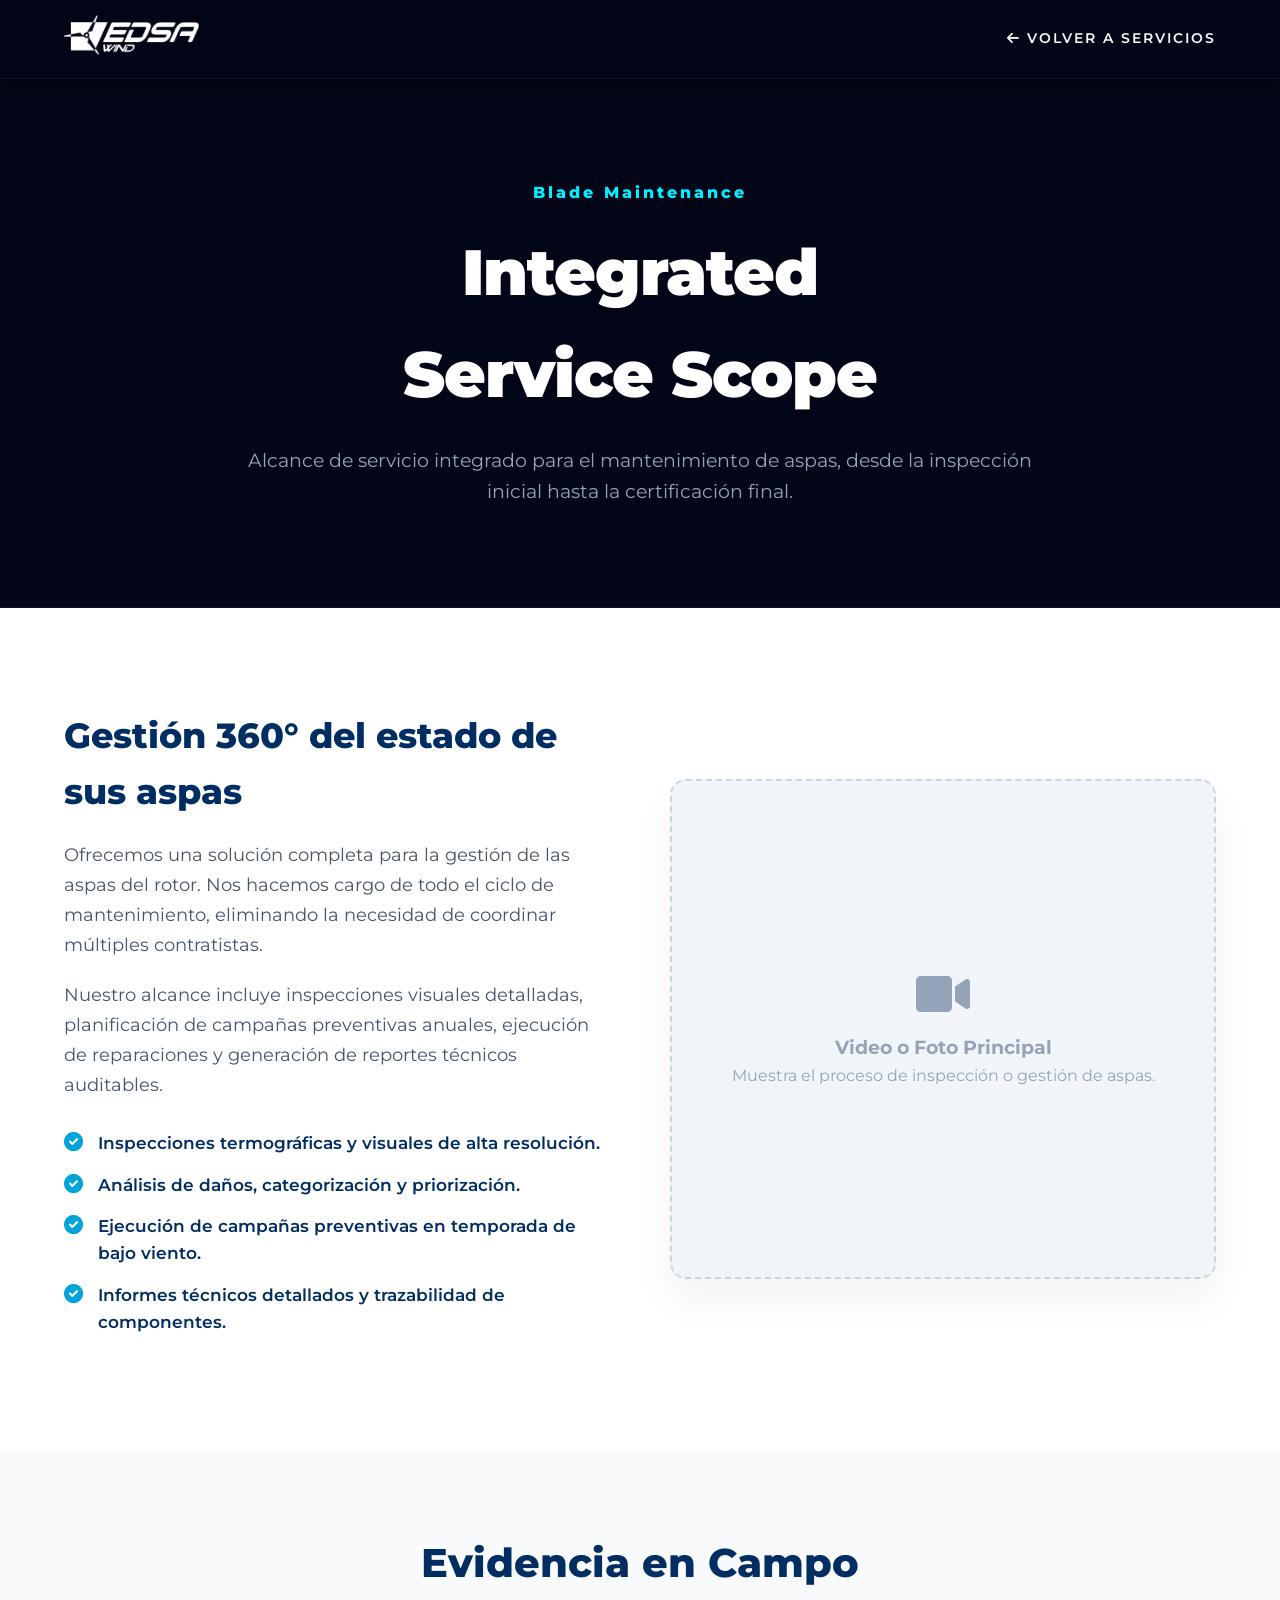
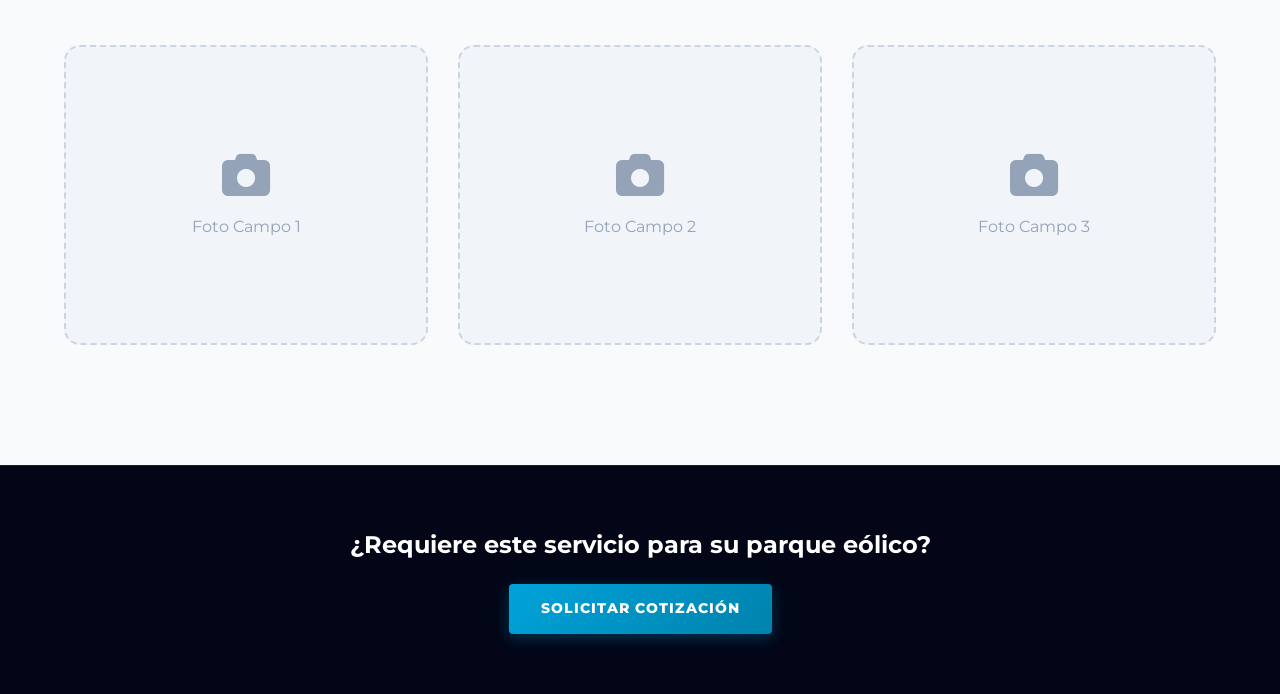
<file: service-integrated.html>
<!DOCTYPE html>
<html lang="es">
<head>
    <meta charset="UTF-8">
    <meta name="viewport" content="width=device-width, initial-scale=1.0">
    <title>Integrated Service Scope | EDSAWIND</title>
    <link rel="icon" type="image/png" href="images/favicon.png">
    <link rel="apple-touch-icon" href="images/favicon.png">
    <link rel="stylesheet" href="style.css"> 
    <link href="https://fonts.googleapis.com/css2?family=Montserrat:wght@300;400;500;700;900&display=swap" rel="stylesheet">
    <link rel="stylesheet" href="https://cdnjs.cloudflare.com/ajax/libs/font-awesome/6.0.0/css/all.min.css">
    
    <style>
        .service-hero { padding: 180px 0 100px; background: var(--color-bg-dark); text-align: center; border-bottom: 1px solid rgba(255,255,255,0.05); }
        .service-hero h1 { font-size: clamp(2.5rem, 5vw, 4rem); font-weight: 900; color: #fff; margin-bottom: 20px; letter-spacing: -1px; }
        .service-hero p { font-size: 1.2rem; color: var(--color-text-muted); max-width: 800px; margin: 0 auto; }
        .service-details { padding: 100px 0; background: #ffffff; color: var(--color-text-dark); }
        .details-grid { display: grid; grid-template-columns: 1fr 1fr; gap: 60px; align-items: center; }
        .details-text h2 { font-size: 2.2rem; font-weight: 800; color: var(--color-primary); margin-bottom: 20px; }
        .details-text p { font-size: 1.1rem; color: #475569; margin-bottom: 20px; line-height: 1.7; }
        .details-list { list-style: none; margin-top: 30px; }
        .details-list li { display: flex; align-items: flex-start; gap: 15px; margin-bottom: 15px; font-weight: 600; color: var(--color-primary); font-size: 1.05rem; }
        .details-list i { color: var(--color-secondary); font-size: 1.2rem; margin-top: 2px; }
        .media-placeholder { background: #F1F5F9; border: 2px dashed #CBD5E1; border-radius: 16px; display: flex; flex-direction: column; justify-content: center; align-items: center; color: #94A3B8; text-align: center; position: relative; overflow: hidden; transition: 0.3s; }
        .media-placeholder:hover { border-color: var(--color-secondary); color: var(--color-secondary); background: #F8FAFC; }
        .media-placeholder i { font-size: 3rem; margin-bottom: 15px; }
        .media-real { position: absolute; top: 0; left: 0; width: 100%; height: 100%; object-fit: cover; z-index: 2; border-radius: 14px; }
        .main-media { height: 500px; box-shadow: 0 20px 40px rgba(0,0,0,0.05); }
        .gallery-section { padding: 80px 0 120px; background: #F8FAFC; }
        .gallery-grid { display: grid; grid-template-columns: repeat(3, 1fr); gap: 30px; margin-top: 50px; }
        .gallery-item { height: 300px; }
        @media (max-width: 900px) { .details-grid { grid-template-columns: 1fr; } .gallery-grid { grid-template-columns: 1fr; } }
    </style>
</head>
<body class="dark-theme">

    <header class="navbar scrolled" id="navbar">
        <div class="nav-container container">
            <a href="index.html" class="brand"><img src="images/logoEdsaWind.png" alt="EDSAWIND" style="filter: brightness(0) invert(1);"></a>
            <nav class="nav-links"><a href="index.html#services-section"><i class="fas fa-arrow-left"></i> Volver a Servicios</a></nav>
        </div>
    </header>

    <section class="service-hero">
        <div class="container animate-up">
            <span class="eyebrow" style="color: var(--color-accent); display: block; margin-bottom: 15px; font-weight: 800; letter-spacing: 3px;">Blade Maintenance</span>
            <h1>Integrated<br>Service Scope</h1>
            <p>Alcance de servicio integrado para el mantenimiento de aspas, desde la inspección inicial hasta la certificación final.</p>
        </div>
    </section>

    <section class="service-details">
        <div class="container details-grid">
            <div class="details-text animate-up">
                <h2>Gestión 360° del estado de sus aspas</h2>
                <p>Ofrecemos una solución completa para la gestión de las aspas del rotor. Nos hacemos cargo de todo el ciclo de mantenimiento, eliminando la necesidad de coordinar múltiples contratistas.</p>
                <p>Nuestro alcance incluye inspecciones visuales detalladas, planificación de campañas preventivas anuales, ejecución de reparaciones y generación de reportes técnicos auditables.</p>
                
                <ul class="details-list">
                    <li><i class="fas fa-check-circle"></i> Inspecciones termográficas y visuales de alta resolución.</li>
                    <li><i class="fas fa-check-circle"></i> Análisis de daños, categorización y priorización.</li>
                    <li><i class="fas fa-check-circle"></i> Ejecución de campañas preventivas en temporada de bajo viento.</li>
                    <li><i class="fas fa-check-circle"></i> Informes técnicos detallados y trazabilidad de componentes.</li>
                </ul>
            </div>

            <div class="animate-up" style="animation-delay: 0.2s;">
                <div class="media-placeholder main-media">
                    <i class="fas fa-video"></i>
                    <h3>Video o Foto Principal</h3>
                    <p>Muestra el proceso de inspección o gestión de aspas.</p>
                </div>
            </div>
        </div>
    </section>

    <section class="gallery-section">
        <div class="container">
            <div class="text-center animate-up">
                <h2 style="font-size: 2.5rem; color: var(--color-primary); font-weight: 800;">Evidencia en Campo</h2>
            </div>
            <div class="gallery-grid animate-up">
                <div class="media-placeholder gallery-item"><i class="fas fa-camera"></i><span>Foto Campo 1</span></div>
                <div class="media-placeholder gallery-item"><i class="fas fa-camera"></i><span>Foto Campo 2</span></div>
                <div class="media-placeholder gallery-item"><i class="fas fa-camera"></i><span>Foto Campo 3</span></div>
            </div>
        </div>
    </section>

    <footer style="background: var(--color-bg-dark); padding: 60px 0; text-align: center; border-top: 1px solid rgba(255,255,255,0.1);">
        <div class="container">
            <h2 style="color: #fff; margin-bottom: 20px;">¿Requiere este servicio para su parque eólico?</h2>
            <a href="mailto:info@edsawind.com" class="btn-primary-glow">Solicitar Cotización</a>
        </div>
    </footer>

    <script>
        const observer = new IntersectionObserver((entries) => { entries.forEach(entry => { if (entry.isIntersecting) { entry.target.classList.add('visible'); observer.unobserve(entry.target); } }); }, { threshold: 0.1 });
        document.querySelectorAll('.animate-up').forEach(el => observer.observe(el));
    </script>
</body>
</html>
</file>
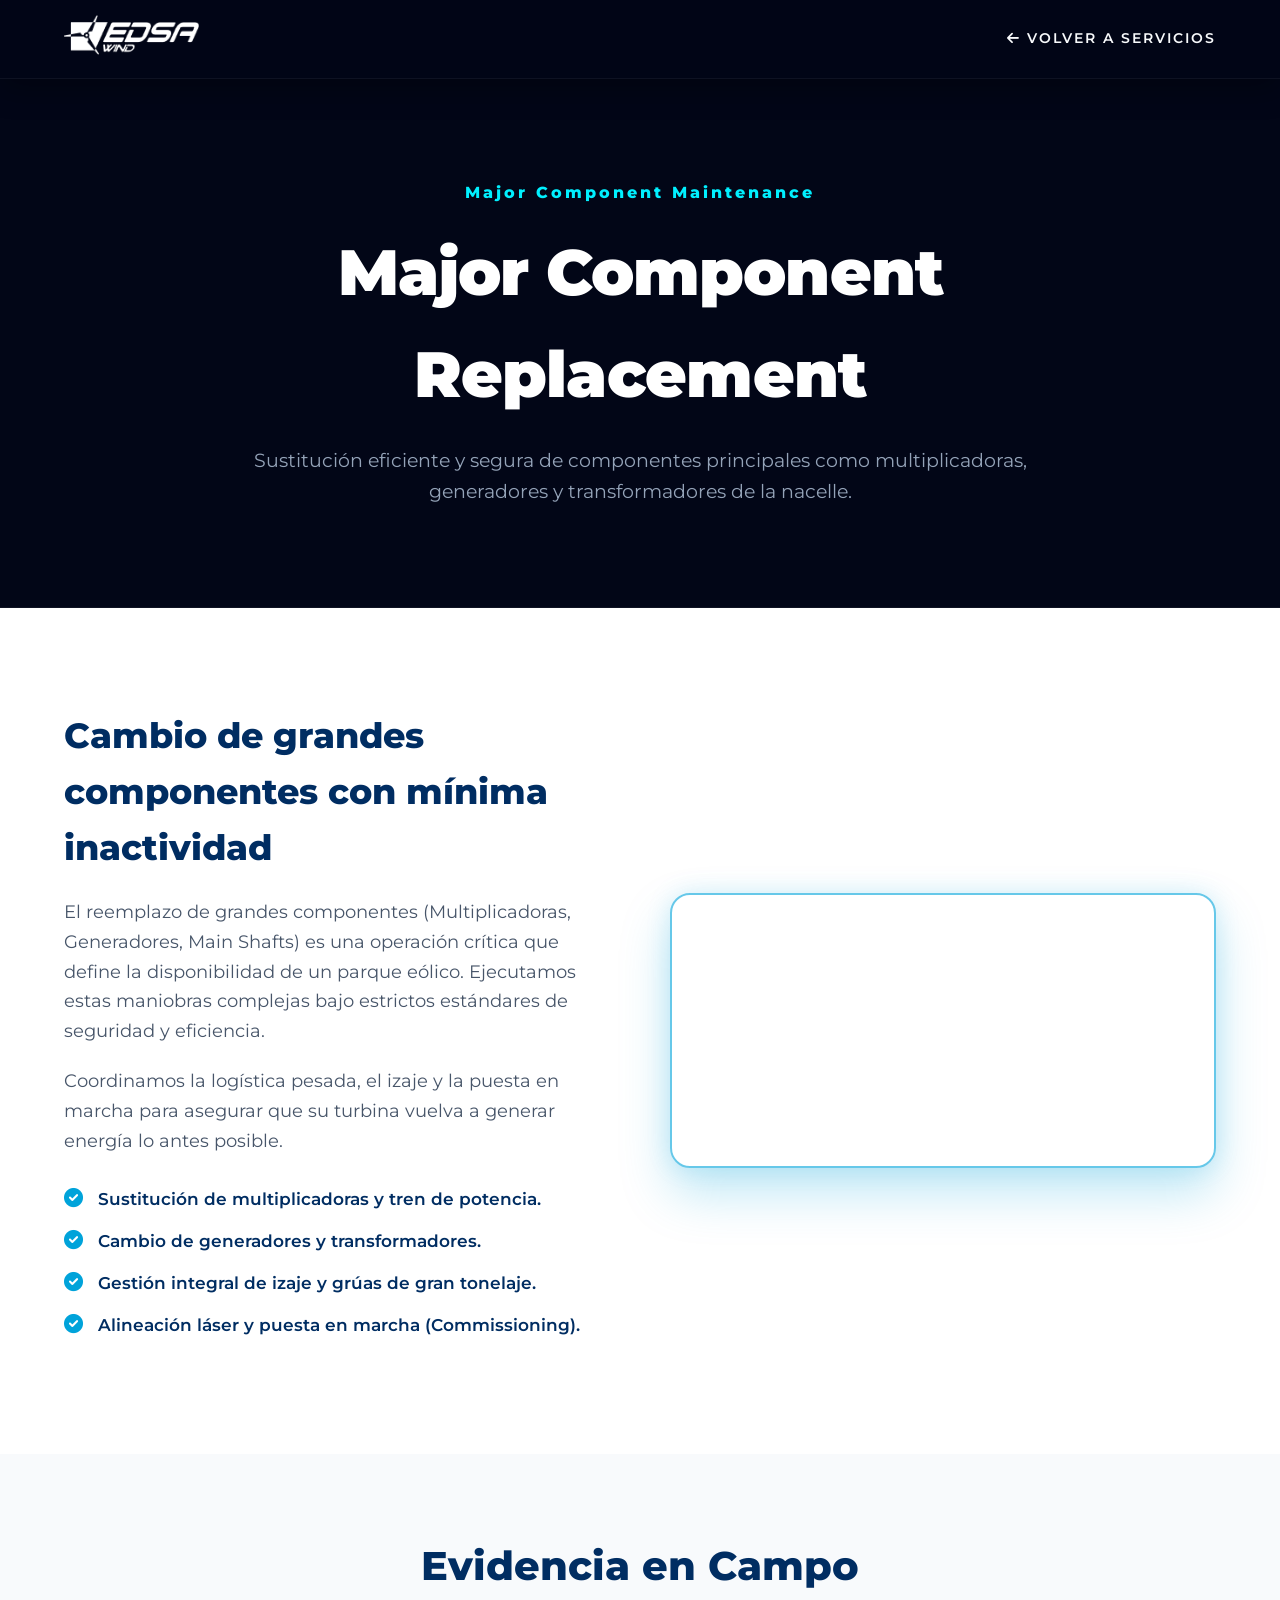
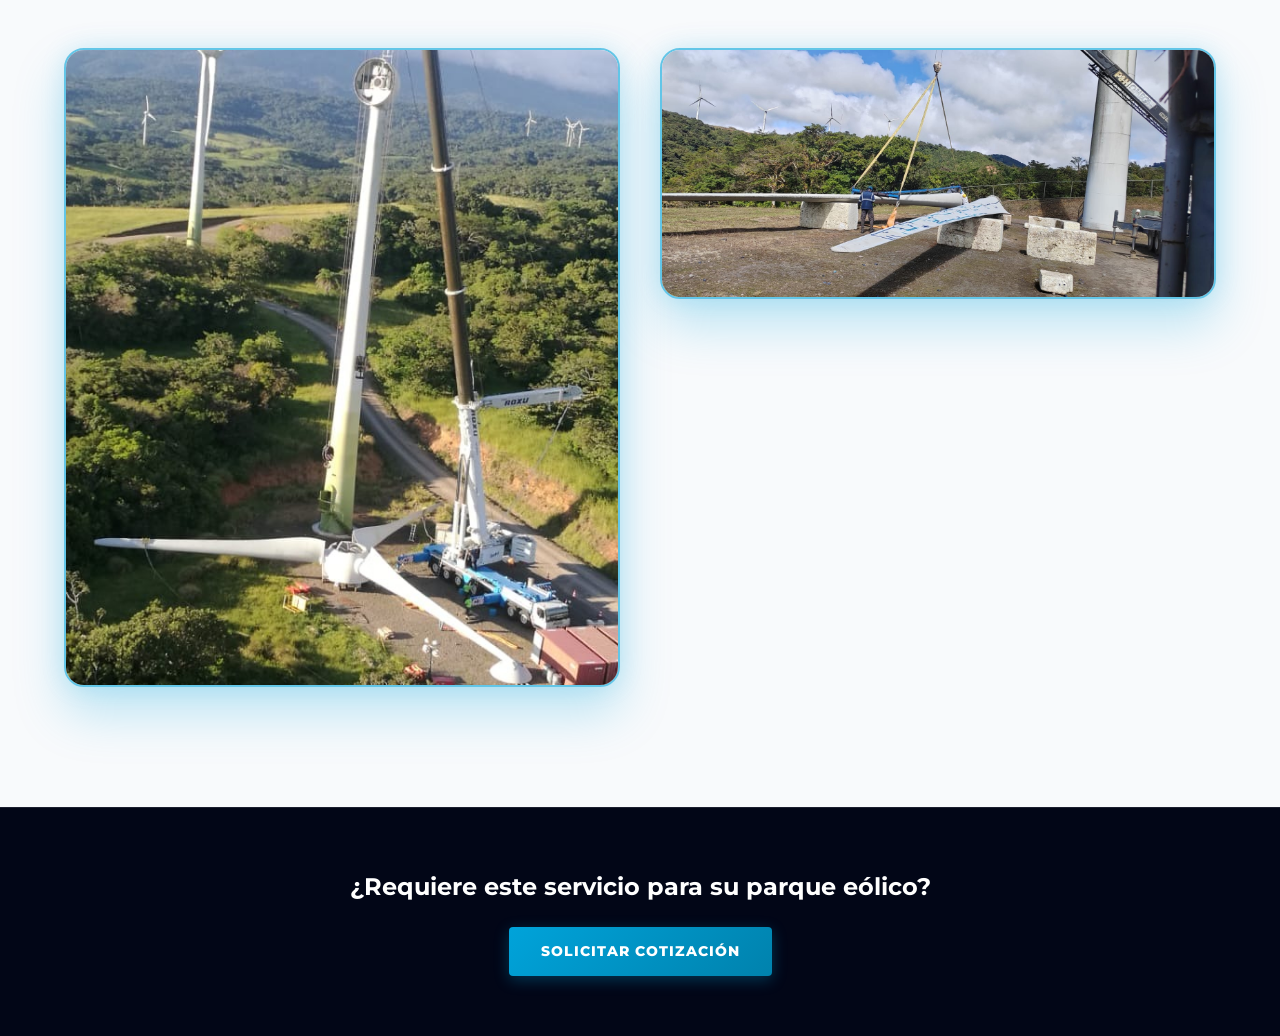
<file: service-major.html>
<!DOCTYPE html>
<html lang="es">
<head>
    <meta charset="UTF-8">
    <meta name="viewport" content="width=device-width, initial-scale=1.0">
    <title>Major Component Replacement | EDSAWIND</title>
    <link rel="icon" type="image/png" href="images/favicon.png">
    <link rel="apple-touch-icon" href="images/favicon.png">
    <link rel="stylesheet" href="style.css"> 
    <link href="https://fonts.googleapis.com/css2?family=Montserrat:wght@300;400;500;700;900&display=swap" rel="stylesheet">
    <link rel="stylesheet" href="https://cdnjs.cloudflare.com/ajax/libs/font-awesome/6.0.0/css/all.min.css">
    
    <style>
        .service-hero { padding: 180px 0 100px; background: var(--color-bg-dark); text-align: center; border-bottom: 1px solid rgba(255,255,255,0.05); }
        .service-hero h1 { font-size: clamp(2.5rem, 5vw, 4rem); font-weight: 900; color: #fff; margin-bottom: 20px; letter-spacing: -1px; }
        .service-hero p { font-size: 1.2rem; color: var(--color-text-muted); max-width: 800px; margin: 0 auto; }
        
        .service-details { padding: 100px 0; background: #ffffff; color: var(--color-text-dark); }
        .details-grid { display: grid; grid-template-columns: 1fr 1fr; gap: 60px; align-items: center; }
        
        .details-text h2 { font-size: 2.2rem; font-weight: 800; color: var(--color-primary); margin-bottom: 20px; }
        .details-text p { font-size: 1.1rem; color: #475569; margin-bottom: 20px; line-height: 1.7; }
        .details-list { list-style: none; margin-top: 30px; }
        .details-list li { display: flex; align-items: flex-start; gap: 15px; margin-bottom: 15px; font-weight: 600; color: var(--color-primary); font-size: 1.05rem; }
        .details-list i { color: var(--color-secondary); font-size: 1.2rem; margin-top: 2px; }

        /* CLASE PREMIUM GLOW UNIFICADA */
        .premium-glow {
            width: 100%;
            height: auto; /* Permite escalar sin recortes */
            border-radius: 20px;
            border: 2px solid rgba(0, 163, 218, 0.6);
            box-shadow: 0 25px 50px rgba(0, 163, 218, 0.25), 0 0 25px rgba(0, 163, 218, 0.15);
            display: block;
            transition: transform 0.4s ease, box-shadow 0.4s ease;
        }
        
        .premium-glow:hover {
            transform: translateY(-8px);
            box-shadow: 0 35px 60px rgba(0, 163, 218, 0.35), 0 0 35px rgba(0, 163, 218, 0.25);
        }
        
        .gallery-section { padding: 80px 0 120px; background: #F8FAFC; }
        .gallery-grid { display: grid; grid-template-columns: repeat(2, 1fr); gap: 40px; margin-top: 50px; }
        
        @media (max-width: 900px) { .details-grid { grid-template-columns: 1fr; } .gallery-grid { grid-template-columns: 1fr; } }
    </style>
</head> 
<body class="dark-theme">

    <header class="navbar scrolled" id="navbar">
        <div class="nav-container container">
            <a href="index.html" class="brand"><img src="images/logoEdsaWind.png" alt="EDSAWIND" style="filter: brightness(0) invert(1);"></a>
            <nav class="nav-links"><a href="index.html#services-section"><i class="fas fa-arrow-left"></i> Volver a Servicios</a></nav>
        </div>
    </header>

    <section class="service-hero">
        <div class="container animate-up">
            <span class="eyebrow" style="color: var(--color-accent); display: block; margin-bottom: 15px; font-weight: 800; letter-spacing: 3px;">Major Component Maintenance</span>
            <h1>Major Component<br>Replacement</h1>
            <p>Sustitución eficiente y segura de componentes principales como multiplicadoras, generadores y transformadores de la nacelle.</p>
        </div>
    </section>

    <section class="service-details">
        <div class="container details-grid">
            <div class="details-text animate-up">
                <h2>Cambio de grandes componentes con mínima inactividad</h2>
                <p>El reemplazo de grandes componentes (Multiplicadoras, Generadores, Main Shafts) es una operación crítica que define la disponibilidad de un parque eólico. Ejecutamos estas maniobras complejas bajo estrictos estándares de seguridad y eficiencia.</p>
                <p>Coordinamos la logística pesada, el izaje y la puesta en marcha para asegurar que su turbina vuelva a generar energía lo antes posible.</p>
                
                <ul class="details-list">
                    <li><i class="fas fa-check-circle"></i> Sustitución de multiplicadoras y tren de potencia.</li>
                    <li><i class="fas fa-check-circle"></i> Cambio de generadores y transformadores.</li>
                    <li><i class="fas fa-check-circle"></i> Gestión integral de izaje y grúas de gran tonelaje.</li>
                    <li><i class="fas fa-check-circle"></i> Alineación láser y puesta en marcha (Commissioning).</li>
                </ul>
            </div>

            <div class="animate-up" style="animation-delay: 0.2s;">
                <!-- VIDEO CON GLOW INCORPORADO DIRECTAMENTE -->
                <video autoplay loop muted playsinline class="premium-glow">
                    <source src="images/videop3.mp4" type="video/mp4">
                    Tu navegador no soporta la etiqueta de video.
                </video>
            </div>
        </div>
    </section>

    <section class="gallery-section">
        <div class="container">
            <div class="text-center animate-up">
                <h2 style="font-size: 2.5rem; color: var(--color-primary); font-weight: 800;">Evidencia en Campo</h2>
            </div>
            <div class="gallery-grid animate-up">
                <!-- FOTOS DIRECTAS CON GLOW -->
                <img src="images/foto4.png" alt="Evidencia en Campo 1" class="premium-glow">
                <img src="images/hola.png" alt="Evidencia en Campo 2" class="premium-glow">
            </div>
        </div>
    </section>

    <footer style="background: var(--color-bg-dark); padding: 60px 0; text-align: center; border-top: 1px solid rgba(255,255,255,0.1);">
        <div class="container">
            <h2 style="color: #fff; margin-bottom: 20px;">¿Requiere este servicio para su parque eólico?</h2>
            <a href="mailto:info@edsawind.com" class="btn-primary-glow">Solicitar Cotización</a>
        </div>
    </footer>

    <script>
        const observer = new IntersectionObserver((entries) => { entries.forEach(entry => { if (entry.isIntersecting) { entry.target.classList.add('visible'); observer.unobserve(entry.target); } }); }, { threshold: 0.1 });
        document.querySelectorAll('.animate-up').forEach(el => observer.observe(el));
    </script>
</body>
</html>
</file>
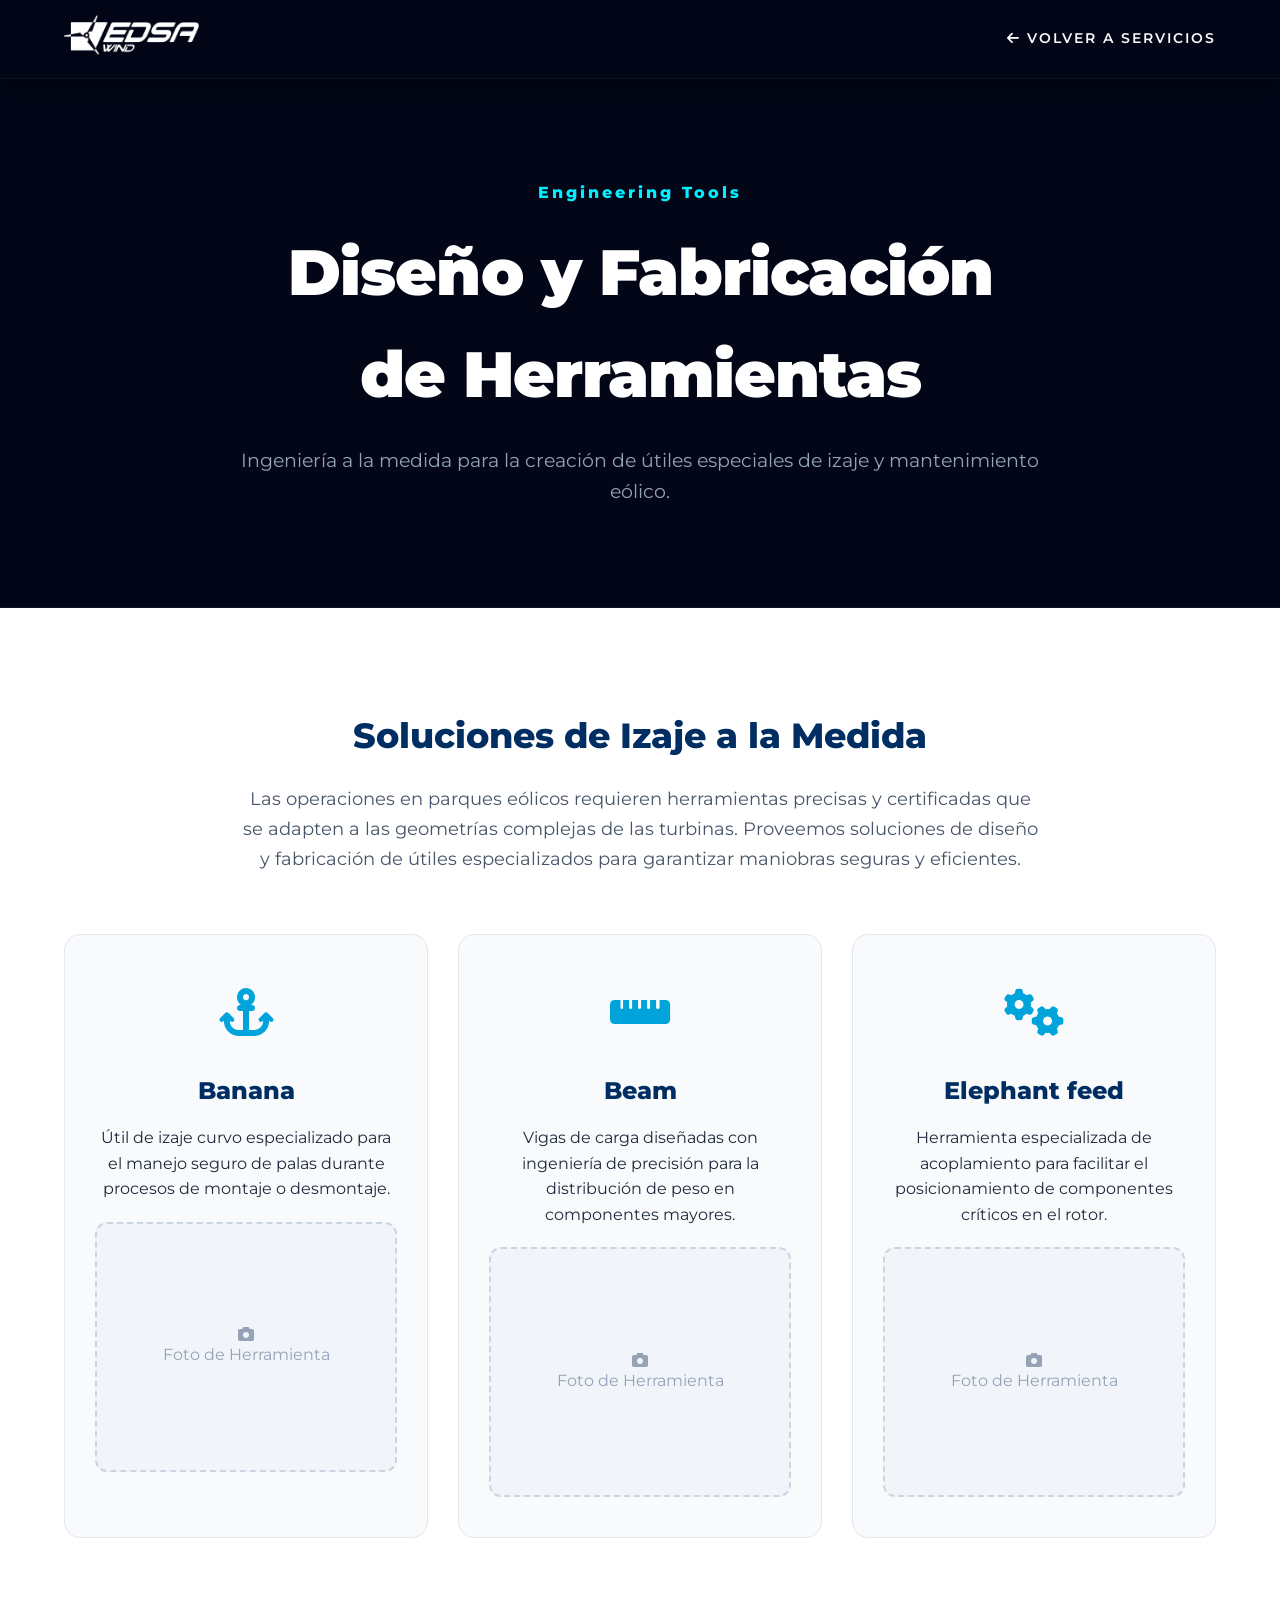
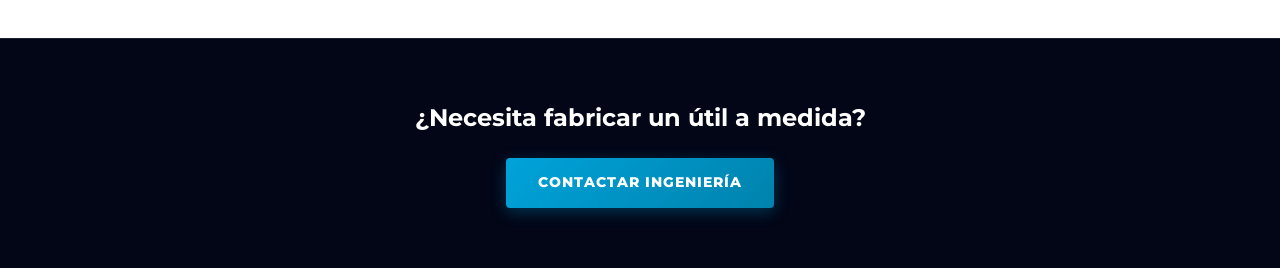
<file: service-tools.html>
<!DOCTYPE html>
<html lang="es">
<head>
    <meta charset="UTF-8">
    <meta name="viewport" content="width=device-width, initial-scale=1.0">
    <title>Custom Lifting Tools | EDSAWIND</title>
    <link rel="icon" type="image/png" href="images/favicon.png">
    <link rel="apple-touch-icon" href="images/favicon.png">
    <link rel="stylesheet" href="style.css"> 
    <link href="https://fonts.googleapis.com/css2?family=Montserrat:wght@300;400;500;700;900&display=swap" rel="stylesheet">
    <link rel="stylesheet" href="https://cdnjs.cloudflare.com/ajax/libs/font-awesome/6.0.0/css/all.min.css">
    
    <style>
        .service-hero { padding: 180px 0 100px; background: var(--color-bg-dark); text-align: center; border-bottom: 1px solid rgba(255,255,255,0.05); }
        .service-hero h1 { font-size: clamp(2.5rem, 5vw, 4rem); font-weight: 900; color: #fff; margin-bottom: 20px; letter-spacing: -1px; }
        .service-hero p { font-size: 1.2rem; color: var(--color-text-muted); max-width: 800px; margin: 0 auto; }
        
        .service-details { padding: 100px 0; background: #ffffff; color: var(--color-text-dark); }
        .details-text h2 { font-size: 2.2rem; font-weight: 800; color: var(--color-primary); margin-bottom: 20px; }
        .details-text p { font-size: 1.1rem; color: #475569; margin-bottom: 20px; line-height: 1.7; }
        
        /* BENTO BOX PARA HERRAMIENTAS */
        .tools-grid { display: grid; grid-template-columns: repeat(3, 1fr); gap: 30px; margin-top: 60px; }
        .tool-card { background: #F8FAFC; border: 1px solid #E2E8F0; border-radius: 16px; padding: 40px 30px; text-align: center; transition: 0.3s; }
        .tool-card:hover { transform: translateY(-5px); border-color: var(--color-secondary); box-shadow: 0 10px 25px rgba(0,163,218,0.1); }
        .tool-icon { font-size: 3rem; color: var(--color-secondary); margin-bottom: 20px; }
        .tool-card h3 { font-size: 1.5rem; color: var(--color-primary); font-weight: 800; margin-bottom: 15px; }

        /* PREFORMAS */
        .media-placeholder { 
            background: #F1F5F9; border: 2px dashed #CBD5E1; border-radius: 12px; 
            display: flex; flex-direction: column; justify-content: center; align-items: center; 
            color: #94A3B8; text-align: center; position: relative; overflow: hidden;
        }
        .media-real { position: absolute; top: 0; left: 0; width: 100%; height: 100%; object-fit: cover; z-index: 2; border-radius: 10px; }
        .tool-media { height: 250px; margin-top: 20px; }

        @media (max-width: 900px) { .tools-grid { grid-template-columns: 1fr; } }
    </style>
</head>
<body class="dark-theme">

    <header class="navbar scrolled" id="navbar">
        <div class="nav-container container">
            <a href="index.html" class="brand"><img src="images/logoEdsaWind.png" alt="EDSAWIND" style="filter: brightness(0) invert(1);"></a>
            <nav class="nav-links"><a href="index.html#services-section"><i class="fas fa-arrow-left"></i> Volver a Servicios</a></nav>
        </div>
    </header>

    <section class="service-hero">
        <div class="container animate-up">
            <span class="eyebrow" style="color: var(--color-accent); display: block; margin-bottom: 15px; font-weight: 800; letter-spacing: 3px;">Engineering Tools</span>
            <h1>Diseño y Fabricación<br>de Herramientas</h1>
            <p>Ingeniería a la medida para la creación de útiles especiales de izaje y mantenimiento eólico.</p>
        </div>
    </section>

    <section class="service-details">
        <div class="container">
            <div class="details-text text-center animate-up" style="max-width: 800px; margin: 0 auto;">
                <h2>Soluciones de Izaje a la Medida</h2>
                <p>Las operaciones en parques eólicos requieren herramientas precisas y certificadas que se adapten a las geometrías complejas de las turbinas. Proveemos soluciones de diseño y fabricación de útiles especializados para garantizar maniobras seguras y eficientes.</p>
            </div>

            <div class="tools-grid animate-up">
                
                <div class="tool-card">
                    <div class="tool-icon"><i class="fas fa-anchor"></i></div>
                    <h3>Banana</h3>
                    <p>Útil de izaje curvo especializado para el manejo seguro de palas durante procesos de montaje o desmontaje.</p>
                    <div class="media-placeholder tool-media">
                        <i class="fas fa-camera"></i><span>Foto de Herramienta</span>
                        </div>
                </div>

                <div class="tool-card">
                    <div class="tool-icon"><i class="fas fa-ruler-horizontal"></i></div>
                    <h3>Beam</h3>
                    <p>Vigas de carga diseñadas con ingeniería de precisión para la distribución de peso en componentes mayores.</p>
                    <div class="media-placeholder tool-media">
                        <i class="fas fa-camera"></i><span>Foto de Herramienta</span>
                        </div>
                </div>

                <div class="tool-card">
                    <div class="tool-icon"><i class="fas fa-cogs"></i></div>
                    <h3>Elephant feed</h3>
                    <p>Herramienta especializada de acoplamiento para facilitar el posicionamiento de componentes críticos en el rotor.</p>
                    <div class="media-placeholder tool-media">
                        <i class="fas fa-camera"></i><span>Foto de Herramienta</span>
                        </div>
                </div>

            </div>
        </div>
    </section>

    <footer style="background: var(--color-bg-dark); padding: 60px 0; text-align: center; border-top: 1px solid rgba(255,255,255,0.1);">
        <div class="container">
            <h2 style="color: #fff; margin-bottom: 20px;">¿Necesita fabricar un útil a medida?</h2>
            <a href="mailto:info@edsawind.com" class="btn-primary-glow">Contactar Ingeniería</a>
        </div>
    </footer>

    <script>
        const observer = new IntersectionObserver((entries) => { entries.forEach(entry => { if (entry.isIntersecting) { entry.target.classList.add('visible'); observer.unobserve(entry.target); } }); }, { threshold: 0.1 });
        document.querySelectorAll('.animate-up').forEach(el => observer.observe(el));
    </script>
</body>
</html>
</file>
<file: style.css>
/* --- VARIABLES --- */
:root {
    --color-bg-dark: #020617; 
    --color-bg-surface: #0a1324; 
    --color-bg-light: #F8FAFC; 
    
    --color-text-main: #f8fafc; 
    --color-text-dark: #1E293B; 
    --color-text-muted: #94A3B8; 
    
    --color-primary: #002D62; 
    --color-secondary: #00A3DA; /* Cyan EDSA */
    --color-accent: #00f0ff; 
    --font-main: 'Montserrat', sans-serif;
    --transition: all 0.4s cubic-bezier(0.16, 1, 0.3, 1);
    --shadow-premium: 0 15px 40px rgba(0,0,0,0.5);
}

* { margin: 0; padding: 0; box-sizing: border-box; font-family: var(--font-main); }
html { scroll-behavior: smooth; }
body { background-color: var(--color-bg-dark); color: var(--color-text-main); overflow-x: hidden; line-height: 1.6; }
.container { width: 90%; max-width: 1400px; margin: 0 auto; }
a { text-decoration: none; transition: var(--transition); }
.text-center { text-align: center; }

/* --- ANIMACIONES --- */
.animate-up { opacity: 0; transform: translateY(40px) scale(0.98); transition: var(--transition); }
.animate-up.visible { opacity: 1; transform: translateY(0) scale(1); }

/* --- NAVBAR --- */
.navbar { position: fixed; top: 0; left: 0; width: 100%; padding: 25px 0; z-index: 1000; transition: var(--transition); background: transparent; }
.navbar.scrolled { padding: 15px 0; background-color: rgba(2, 6, 23, 0.95); backdrop-filter: blur(15px); border-bottom: 1px solid rgba(255,255,255,0.05); box-shadow: 0 10px 30px rgba(0,0,0,0.3); }
.nav-container { display: flex; justify-content: space-between; align-items: center; }
.brand img { height: 40px; }
.nav-links { display: flex; gap: 35px; align-items: center; }
.nav-links a:not(.btn-primary-glow) { color: var(--color-text-main); font-size: 0.85rem; font-weight: 600; letter-spacing: 2px; text-transform: uppercase; }
.nav-links a:not(.btn-primary-glow):hover { color: var(--color-secondary); }

/* --- BOTONES --- */
.btn-primary-glow { 
    background: linear-gradient(135deg, var(--color-secondary), #0082ad);
    color: #fff; 
    padding: 14px 32px; 
    border-radius: 4px; 
    font-weight: 800; 
    font-size: 0.85rem; 
    letter-spacing: 1px; 
    text-transform: uppercase; 
    display: inline-block; 
    transition: var(--transition); 
    box-shadow: 0 4px 15px rgba(0, 163, 218, 0.3);
    border: none;
}
.btn-primary-glow:hover { 
    box-shadow: 0 0 25px rgba(0, 240, 255, 0.5); 
    transform: translateY(-2px); 
    background: linear-gradient(135deg, var(--color-accent), var(--color-secondary));
}

/* --- HERO SECTION --- */
.hero-full-bg { position: relative; height: 100vh; min-height: 800px; display: flex; align-items: center; justify-content: center; overflow: hidden; }
.hero-video-wrapper { position: absolute; top: 0; left: 0; width: 100%; height: 100%; z-index: 1; background-color: var(--color-bg-dark); }

.full-video-element { 
    position: absolute; top: 0; left: 0; width: 100%; height: 100%; object-fit: cover; 
    z-index: 1; opacity: 0; transition: opacity 1.5s ease-in-out; 
}
.full-video-element.active { opacity: 1; z-index: 2; }

.video-overlay { 
    position: absolute; top: 0; left: 0; width: 100%; height: 100%; 
    background: linear-gradient(180deg, rgba(2, 6, 23, 0.3) 0%, rgba(2, 6, 23, 0.8) 100%); 
    z-index: 3; 
}

.hero-content-centered { position: relative; z-index: 4; padding-top: 100px; }
.hero-text-box { max-width: 1100px; margin: 0 auto; color: #FFFFFF; }

.feature-badge { 
    display: inline-flex; align-items: center; gap: 10px; 
    background: rgba(0, 163, 218, 0.15); 
    border: 1px solid var(--color-secondary); 
    color: #FFFFFF; padding: 10px 20px; border-radius: 30px; 
    font-size: 0.8rem; letter-spacing: 2px; text-transform: uppercase; font-weight: 700; 
    margin-bottom: 30px; backdrop-filter: blur(10px); 
}

.hero-title { 
    font-size: clamp(1.8rem, 3.5vw, 3rem); 
    font-weight: 900; line-height: 1.1; margin-bottom: 30px; letter-spacing: -2px; color: rgba(255, 255, 255, 0.75); 
    text-shadow: none;
}

.text-glow { 
    color: rgba(255, 255, 255, 0.75);
    text-shadow: none;
}

.hero-desc { font-size: clamp(1.1rem, 1.5vw, 1.3rem); color: #E2E8F0; margin-bottom: 45px; max-width: 850px; margin-left: auto; margin-right: auto; font-weight: 400; }

.hero-differentiators { display: flex; justify-content: center; flex-wrap: wrap; gap: 20px; margin-bottom: 55px; }
.hero-differentiators span { 
    font-size: 0.9rem; font-weight: 700; color: #FFFFFF; 
    display: flex; align-items: center; gap: 10px; 
    background: rgba(255, 255, 255, 0.05); 
    padding: 12px 20px; border-radius: 8px; 
    border: 1px solid rgba(255, 255, 255, 0.1); 
    backdrop-filter: blur(10px);
    transition: var(--transition);
}
.hero-differentiators span:hover {
    border-color: var(--color-secondary);
    background: rgba(0, 163, 218, 0.1);
}
.hero-differentiators i { 
    font-size: 1.2rem; 
    color: var(--color-accent); 
    filter: drop-shadow(0 0 5px var(--color-secondary));
}

/* --- SECCIÓN SERVICIOS --- */
.industrial-accordion-section { padding: 120px 0; background-color: var(--color-bg-light); color: var(--color-text-dark); }
.section-header { max-width: 800px; margin: 0 auto 60px; }
.eyebrow-dark { display: inline-flex; align-items: center; gap: 10px; background: rgba(0, 45, 98, 0.05); padding: 8px 20px; border-radius: 30px; color: var(--color-primary); margin-bottom: 20px; font-weight: 800; letter-spacing: 2px; text-transform: uppercase; font-size: 0.85rem; border: 1px solid rgba(0, 45, 98, 0.1); }
.section-header h2 { font-size: clamp(2.5rem, 4vw, 3.5rem); color: var(--color-primary); letter-spacing: -1px; line-height: 1.1; margin-bottom: 25px; font-weight: 900; }
.section-header p { font-size: 1.15rem; color: #475569; line-height: 1.7; }

.industrial-accordion-wrapper { max-width: 1000px; margin: 0 auto; display: flex; flex-direction: column; gap: 20px; }
.ind-accordion-item { background: #FFFFFF; border-radius: 8px; border: 1px solid rgba(0,0,0,0.08); box-shadow: 0 4px 10px rgba(0,0,0,0.02); overflow: hidden; transition: var(--transition); position: relative; }
.ind-accordion-item::before { content: ''; position: absolute; top: 0; left: 0; width: 4px; height: 100%; background: #E2E8F0; transition: var(--transition); }
.ind-accordion-item:hover { box-shadow: 0 10px 25px rgba(0, 45, 98, 0.08); border-color: rgba(0, 163, 218, 0.3); transform: translateX(5px); }
.ind-accordion-item:hover::before { background: var(--color-secondary); }
.ind-accordion-item.active { box-shadow: 0 15px 40px rgba(0, 45, 98, 0.1); border-color: transparent; }
.ind-accordion-item.active::before { background: var(--color-primary); width: 6px; }
.ind-accordion-header { display: flex; justify-content: space-between; align-items: center; padding: 25px 40px; cursor: pointer; background: transparent; transition: var(--transition); }
.ind-header-left { display: flex; align-items: center; gap: 25px; }
.ind-number { font-size: 1.5rem; font-weight: 900; color: #CBD5E1; font-family: monospace; letter-spacing: -2px; transition: var(--transition); }
.ind-icon { width: 45px; height: 45px; border: 2px solid rgba(0, 45, 98, 0.1); background: #F8FAFC; color: var(--color-primary); border-radius: 8px; display: flex; justify-content: center; align-items: center; font-size: 1.2rem; transition: var(--transition); }
.ind-accordion-header h3 { font-size: 1.1rem; font-weight: 800; color: var(--color-primary); letter-spacing: 1px; transition: var(--transition); }
.ind-toggle { width: 30px; height: 30px; position: relative; border-radius: 50%; background: #F1F5F9; display: flex; justify-content: center; align-items: center; transition: var(--transition); }
.ind-toggle::before, .ind-toggle::after { content: ''; position: absolute; background: var(--color-primary); transition: var(--transition); }
.ind-toggle::before { width: 12px; height: 2px; }
.ind-toggle::after { width: 2px; height: 12px; }
.ind-accordion-item:hover .ind-icon { border-color: var(--color-secondary); color: var(--color-secondary); }
.ind-accordion-item:hover .ind-number { color: var(--color-secondary); }
.ind-accordion-item:hover .ind-toggle { background: rgba(0, 163, 218, 0.1); }
.ind-accordion-item:hover .ind-toggle::before, .ind-accordion-item:hover .ind-toggle::after { background: var(--color-secondary); }
.ind-accordion-item.active .ind-header-left h3 { color: var(--color-secondary); }
.ind-accordion-item.active .ind-toggle::after { transform: rotate(90deg); opacity: 0; } 
.ind-accordion-item.active .ind-accordion-header { border-bottom: 1px solid rgba(0,0,0,0.05); }
.ind-accordion-body { max-height: 0; overflow: hidden; transition: max-height 0.5s cubic-bezier(0.16, 1, 0.3, 1); background: #FFFFFF; }
.ind-links-container { padding: 30px 40px 40px; display: flex; flex-direction: column; gap: 15px; }
.ind-link { display: flex; justify-content: space-between; align-items: center; padding: 20px 25px; background: #F8FAFC; border-radius: 8px; border: 1px solid rgba(0,0,0,0.03); color: var(--color-text-dark); transition: var(--transition); opacity: 0; transform: translateX(-20px); }
.ind-accordion-item.active .ind-link { animation: slideInFade 0.5s ease forwards; }
.ind-accordion-item.active .ind-link:nth-child(1) { animation-delay: 0.1s; }
.ind-accordion-item.active .ind-link:nth-child(2) { animation-delay: 0.2s; }
.ind-accordion-item.active .ind-link:nth-child(3) { animation-delay: 0.3s; }
@keyframes slideInFade { to { opacity: 1; transform: translateX(0); } }
.ind-link h4 { font-size: 1.05rem; font-weight: 700; color: var(--color-primary); margin-bottom: 5px; }
.ind-link p { font-size: 0.9rem; color: #64748B; margin: 0; }
.ind-link i { color: #CBD5E1; transition: var(--transition); font-size: 1.2rem; }
.ind-link:hover { background: #FFFFFF; border-color: rgba(0, 163, 218, 0.3); box-shadow: 0 5px 15px rgba(0, 163, 218, 0.1); }
.ind-link:hover h4 { color: var(--color-secondary); }
.ind-link:hover i { color: var(--color-secondary); transform: translateX(5px); }
.ind-static-box { margin-top: 10px; padding: 20px 25px; background: #F1F5F9; border-radius: 8px; border-left: 4px solid #94A3B8; opacity: 0; transform: translateX(-20px); }
.ind-accordion-item.active .ind-static-box { animation: slideInFade 0.5s ease forwards; animation-delay: 0.3s; }
.ind-static-box span { display: block; font-size: 0.85rem; font-weight: 700; color: #475569; text-transform: uppercase; letter-spacing: 1px; margin-bottom: 15px; }
.ind-tags { display: flex; flex-wrap: wrap; gap: 10px; }
.ind-tags .tag { background: #fff; border: 1px solid rgba(0,0,0,0.08); color: var(--color-primary); padding: 6px 14px; border-radius: 4px; font-size: 0.85rem; font-weight: 700; }

/* SODAR Item */
.ind-sodar-item { display: flex; justify-content: space-between; align-items: center; padding: 35px 40px; background: linear-gradient(135deg, #001a3d 0%, var(--color-primary) 100%); border-radius: 8px; border: none; margin-top: 15px; color: #fff; box-shadow: 0 10px 30px rgba(0, 45, 98, 0.2); transition: var(--transition); position: relative; overflow: hidden; }
.sodar-glow { position: absolute; top: 0; right: 0; width: 50%; height: 100%; background: radial-gradient(circle at right, rgba(0, 240, 255, 0.15) 0%, transparent 70%); }
.sodar-text h3 { font-size: 1.3rem; font-weight: 800; color: #fff; margin-bottom: 8px; letter-spacing: 1px; }
.sodar-text p { font-size: 0.95rem; color: #cbd5e1; margin: 0; }
.ind-btn { background: var(--color-secondary); color: #fff; padding: 14px 28px; border-radius: 4px; font-weight: 700; font-size: 0.9rem; text-transform: uppercase; display: flex; align-items: center; gap: 10px; transition: var(--transition); position: relative; z-index: 2; }
.ind-sodar-item:hover { transform: translateY(-5px); box-shadow: 0 20px 40px rgba(0, 45, 98, 0.4); }
.ind-sodar-item:hover .ind-btn { background: #fff; color: var(--color-primary); }

/* --- PROYECTOS --- */
.projects-section-premium { padding: 120px 0; background-color: var(--color-bg-dark); }
.eyebrow-light { color: var(--color-secondary); font-size: 0.85rem; font-weight: 800; letter-spacing: 3px; text-transform: uppercase; display: block; margin-bottom: 15px; }
.projects-section-premium h2 { color: #FFFFFF; font-size: 3rem; font-weight: 800; letter-spacing: -1px; }
.project-grid-premium { display: grid; grid-template-columns: repeat(2, 1fr); gap: 40px; margin-top: 60px; }
.project-img-premium { height: 450px; background-size: cover; background-position: center; border-radius: 12px; position: relative; overflow: hidden; border: 1px solid rgba(255,255,255,0.05); transition: var(--transition); }
.project-img-premium:hover { transform: translateY(-10px); box-shadow: 0 20px 50px rgba(0, 163, 218, 0.2); }
.img-caption-premium { position: absolute; bottom: 0; left: 0; width: 100%; background: linear-gradient(transparent, rgba(2, 6, 23, 0.9)); color: #FFFFFF; padding: 50px 40px 30px; font-weight: 600; font-size: 1.4rem; transform: translateY(20px); opacity: 0; transition: var(--transition); }
.project-img-premium:hover .img-caption-premium { transform: translateY(0); opacity: 1; }

/* --- FOOTER --- */
.footer-premium { position: relative; background: linear-gradient(135deg, #001a3d 0%, var(--color-primary) 100%); color: #FFFFFF; padding: 100px 0 40px; overflow: hidden; }
.footer-bg-pattern { position: absolute; top: 0; left: 0; width: 100%; height: 100%; background-image: radial-gradient(rgba(255, 255, 255, 0.05) 1px, transparent 1px); background-size: 30px 30px; z-index: 1; }
.footer-wrapper { position: relative; z-index: 2; }
.footer-icon { width: 80px; height: 80px; background-color: rgba(255,255,255,0.05); border: 1px solid rgba(255,255,255,0.1); border-radius: 50%; display: flex; align-items: center; justify-content: center; margin: 0 auto 30px; font-size: 2rem; color: var(--color-secondary); }
.footer-content h2 { font-size: clamp(2.5rem, 4vw, 3.5rem); font-weight: 800; margin-bottom: 25px; line-height: 1.1; }
.footer-content p { font-size: 1.2rem; color: var(--color-text-muted); max-width: 650px; margin: 0 auto 40px; }
.footer-actions { display: flex; justify-content: center; margin-bottom: 80px; }
.btn-solid-white { background-color: #FFFFFF; color: var(--color-primary); padding: 18px 40px; border-radius: 6px; font-weight: 800; font-size: 1.05rem; text-transform: uppercase; letter-spacing: 1px; transition: var(--transition); display: inline-block; }
.btn-solid-white:hover { background-color: var(--color-secondary); color: #FFFFFF; transform: translateY(-3px); box-shadow: 0 10px 20px rgba(0,0,0,0.2); }
.footer-bottom { display: flex; justify-content: space-between; align-items: center; padding-top: 40px; border-top: 1px solid rgba(255,255,255,0.1); }
.footer-logo img { height: 35px; filter: brightness(0) invert(1); }
.footer-legal p { font-size: 0.9rem; color: var(--color-text-muted); }

/* --- SELECTOR DE IDIOMA EN NAVBAR --- */
.lang-selector { display: flex; align-items: center; gap: 8px; margin: 0 15px; font-size: 0.8rem; font-weight: 700; color: var(--color-text-muted); }
.lang-btn { cursor: pointer; transition: var(--transition); padding: 2px 4px; opacity: 0.5; position: relative; }
.lang-btn:hover { color: var(--color-secondary); opacity: 1; }
.lang-btn.active { color: var(--color-accent); opacity: 1; }
.lang-btn.active::after { content: ''; position: absolute; bottom: -4px; left: 0; width: 100%; height: 2px; background-color: var(--color-accent); }
.lang-separator { opacity: 0.3; font-weight: 300; }

/* --- WHATSAPP --- */
.whatsapp-float { position: fixed; width: 60px; height: 60px; bottom: 40px; right: 40px; background-color: #25d366; color: #FFF; border-radius: 50px; text-align: center; font-size: 30px; box-shadow: 0 10px 25px rgba(0,0,0,0.3); z-index: 2000; display: flex; align-items: center; justify-content: center; }

/* --- MOBILE OPTIMIZATION (EL FIX) --- */
@media (max-width: 768px) {
    .container { width: 92%; }
    
    /* Navbar móvil */
    .nav-links { display: none; }
    .brand img { height: 35px; }

    /* Hero móvil */
    .hero-full-bg { padding: 120px 0 60px; height: auto; min-height: 100vh; }
    .hero-title { font-size: 1.8rem !important; line-height: 1.3; margin-bottom: 20px; }
    .hero-desc { font-size: 0.95rem; padding: 0 10px; margin-bottom: 30px; }
    
    /* Diferenciadores: uno debajo de otro */
    .hero-differentiators { flex-direction: column; align-items: center; gap: 12px; margin-bottom: 40px; }
    .hero-differentiators span { 
        width: 90%; 
        justify-content: center; 
        font-size: 0.8rem; 
        padding: 10px; 
    }

    /* Proyectos: una sola columna */
    .project-grid-premium { grid-template-columns: 1fr; gap: 20px; }
    .project-img-premium { height: 300px; }
    .img-caption-premium { font-size: 1.1rem; padding: 30px 20px; }

    /* Secciones */
    .industrial-accordion-section { padding: 60px 0; }
    .section-header h2 { font-size: 2rem; }
    .ind-accordion-header { padding: 20px; }
    .ind-header-left { gap: 15px; }
    .ind-number { display: none; }

    /* Footer y WhatsApp */
    .footer-bottom { flex-direction: column; gap: 20px; text-align: center; }
    .whatsapp-float { width: 50px; height: 50px; bottom: 20px; right: 20px; font-size: 25px; }
}

/* --- BOTÓN FLOTANTE CASO DE ÉXITO (A LA IZQUIERDA) --- */
.floating-success-badge {
    position: fixed; 
    bottom: 30px; 
    left: 30px; /* Movido a la izquierda para no chocar con WhatsApp */
    z-index: 9999;
    background: linear-gradient(135deg, var(--color-primary), var(--color-secondary));
    color: #fff; 
    padding: 15px 30px; 
    border-radius: 50px;
    font-weight: 800; 
    font-size: 1rem;
    display: flex; 
    align-items: center; 
    gap: 12px;
    box-shadow: 0 10px 30px rgba(0, 163, 218, 0.4);
    animation: pulse-glow-badge 2s infinite;
    text-decoration: none; 
    border: 2px solid rgba(0, 240, 255, 0.3);
    transition: transform 0.3s ease;
}
.floating-success-badge:hover {
    transform: translateY(-5px) scale(1.05);
}
@keyframes pulse-glow-badge {
    0% { box-shadow: 0 0 0 0 rgba(0, 163, 218, 0.7); }
    70% { box-shadow: 0 0 0 20px rgba(0, 163, 218, 0); }
    100% { box-shadow: 0 0 0 0 rgba(0, 163, 218, 0); }
}
@media (max-width: 768px) {
    .floating-success-badge { bottom: 20px; left: 20px; padding: 12px 20px; font-size: 0.9rem; }
}
</file>
